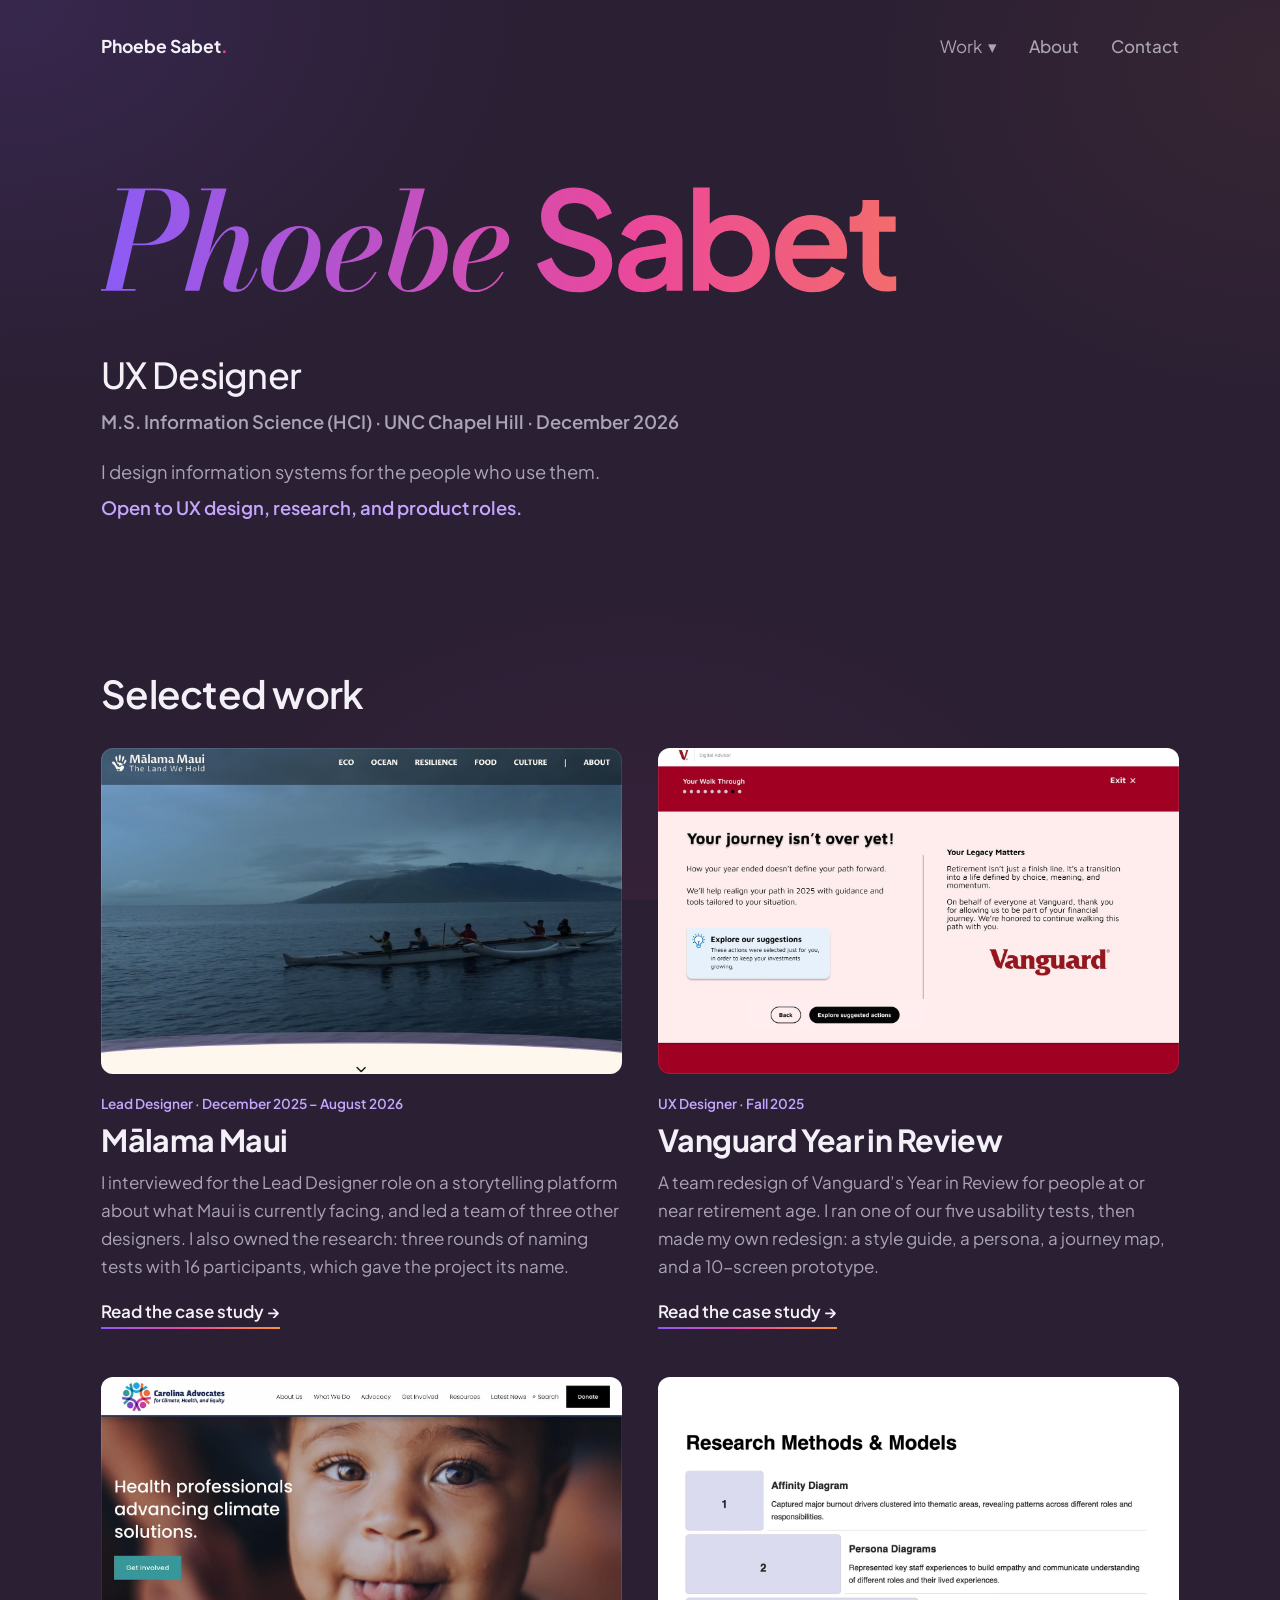
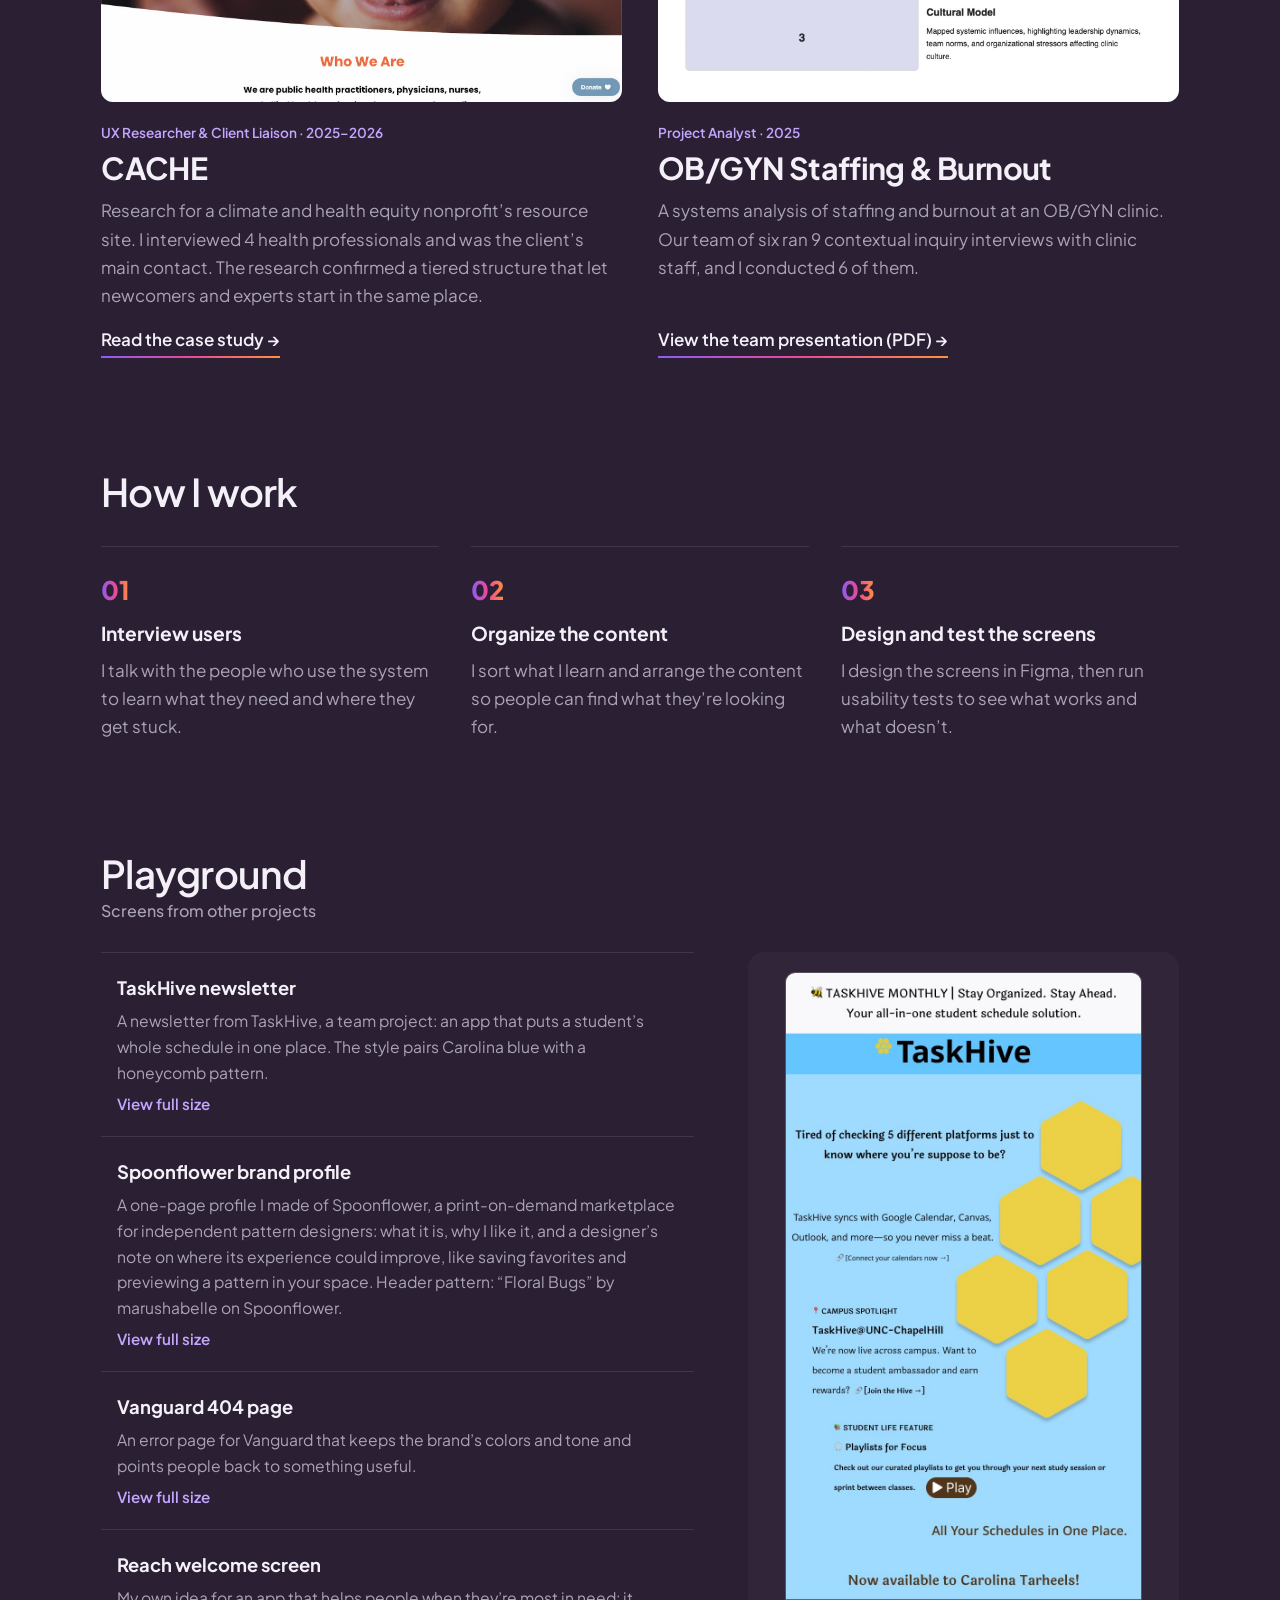
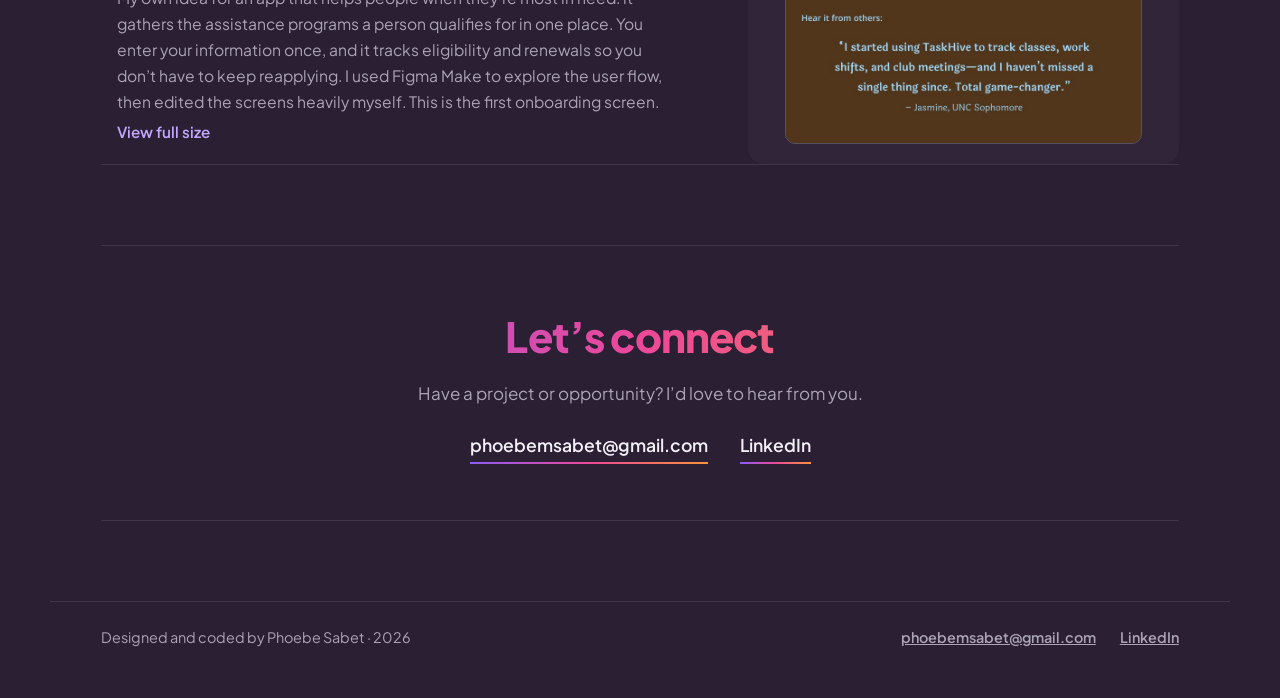
<file: index.html>
<!DOCTYPE html>
<html lang="en">
<head>
  <meta charset="utf-8">
  <meta name="viewport" content="width=device-width, initial-scale=1, viewport-fit=cover">
  <title>Phoebe Sabet | UX Design Portfolio</title>
  <meta name="description" content="Portfolio of Phoebe Sabet, a UX designer finishing an M.S. in Information Science (HCI) at UNC Chapel Hill.">
  <link rel="preconnect" href="https://fonts.googleapis.com">
  <link rel="preconnect" href="https://fonts.gstatic.com" crossorigin>
  <link rel="stylesheet" href="https://fonts.googleapis.com/css2?family=Bodoni+Moda:ital,opsz,wght@1,6..96,500&amp;family=Plus+Jakarta+Sans:wght@400;500;600;700;800&amp;display=swap">
  <link rel="stylesheet" href="css/site.css">
</head>
<body>

  <header class="wrap site-header">
    <a class="logo" href="index.html">Phoebe Sabet<span>.</span></a>
    <nav aria-label="Main">
      <ul>
        <li class="has-menu"><button type="button" class="menu-btn" aria-expanded="false" aria-controls="workmenu">Work <span aria-hidden="true">▾</span></button><ul class="menu" id="workmenu"><li><a href="malama-maui.html"><b>Mālama Maui</b><span>Design and research lead for a storytelling platform</span></a></li><li><a href="vanguard.html"><b>Vanguard Year in Review</b><span>A clearer year-end summary for people near retirement</span></a></li><li><a href="cache.html"><b>CACHE</b><span>Research for a climate and health equity resource site</span></a></li><li class="menu-all"><a href="index.html#work">All work →</a></li></ul></li>
        <li><a href="about.html">About</a></li>
        <li><a href="about.html#contact">Contact</a></li>
      </ul>
    </nav>
  </header>

  <main class="wrap">
    <section class="home-hero" aria-labelledby="name">
      <h1 class="name" id="name"><span class="n-first">Phoebe</span> <span class="n-last">Sabet</span></h1>
      <p class="intro">UX Designer</p>
      <p class="cred">M.S. Information Science (HCI) · UNC Chapel Hill · December 2026</p>
      <p class="sub">I design information systems for the people who use them.</p>
      <p class="open">Open to UX design, research, and product roles.</p>
    </section>

    <section id="work" aria-labelledby="work-heading">
      <h2 class="sec-label" id="work-heading">Selected work</h2>
      <div class="selected">
        <article class="sw">
          <a class="sw-img" href="malama-maui.html" tabindex="-1" aria-hidden="true"><img src="images/malama-hero.jpg" width="1600" height="1037" alt=""></a>
          <div class="sw-text">
            <p class="sw-meta">Lead Designer · December 2025 – August 2026</p>
            <h3><a href="malama-maui.html">Mālama Maui</a></h3>
            <p>I interviewed for the Lead Designer role on a storytelling platform about what Maui is currently facing, and led a team of three other designers. I also owned the research: three rounds of naming tests with 16 participants, which gave the project its name.</p>
            <a class="more" href="malama-maui.html">Read the case study →</a>
          </div>
        </article>
        <article class="sw">
          <a class="sw-img" href="vanguard.html" tabindex="-1" aria-hidden="true"><img src="images/vanguard-thank-you.jpg" width="1600" height="1039" loading="lazy" alt=""></a>
          <div class="sw-text">
            <p class="sw-meta">UX Designer · Fall 2025</p>
            <h3><a href="vanguard.html">Vanguard Year in Review</a></h3>
            <p>A team redesign of Vanguard’s Year in Review for people at or near retirement age. I ran one of our five usability tests, then made my own redesign: a style guide, a persona, a journey map, and a 10-screen prototype.</p>
            <a class="more" href="vanguard.html">Read the case study →</a>
          </div>
        </article>
        <article class="sw">
          <a class="sw-img" href="cache.html" tabindex="-1" aria-hidden="true"><img src="images/cache.jpg" width="1600" height="986" loading="lazy" alt=""></a>
          <div class="sw-text">
            <p class="sw-meta">UX Researcher &amp; Client Liaison · 2025–2026</p>
            <h3><a href="cache.html">CACHE</a></h3>
            <p>Research for a climate and health equity nonprofit’s resource site. I interviewed 4 health professionals and was the client’s main contact. The research confirmed a tiered structure that let newcomers and experts start in the same place.</p>
            <a class="more" href="cache.html">Read the case study →</a>
          </div>
        </article>
        <article class="sw">
          <a class="sw-img" href="docs/blueprint-advisors-presentation.pdf" target="_blank" rel="noopener" tabindex="-1" aria-hidden="true"><img src="images/obgyn-methods.jpg" width="1600" height="1000" loading="lazy" alt=""></a>
          <div class="sw-text">
            <p class="sw-meta">Project Analyst · 2025</p>
            <h3><a href="docs/blueprint-advisors-presentation.pdf" target="_blank" rel="noopener">OB/GYN Staffing &amp; Burnout</a></h3>
            <p>A systems analysis of staffing and burnout at an OB/GYN clinic. Our team of six ran 9 contextual inquiry interviews with clinic staff, and I conducted 6 of them.</p>
            <a class="more" href="docs/blueprint-advisors-presentation.pdf" target="_blank" rel="noopener">View the team presentation (PDF) →</a>
          </div>
        </article>
      </div>
    </section>

    <section class="home-sec" aria-labelledby="how">
      <h2 class="sec-label" id="how">How I work</h2>
      <ol class="steps">
        <li><span>01</span><h3>Interview users</h3><p>I talk with the people who use the system to learn what they need and where they get stuck.</p></li>
        <li><span>02</span><h3>Organize the content</h3><p>I sort what I learn and arrange the content so people can find what they’re looking for.</p></li>
        <li><span>03</span><h3>Design and test the screens</h3><p>I design the screens in Figma, then run usability tests to see what works and what doesn’t.</p></li>
      </ol>
    </section>

    <section class="home-sec" aria-labelledby="playground">
      <h2 class="sec-label" id="playground">Playground <span class="sec-note">Screens from other projects</span></h2>
      <p class="swipe-hint">Swipe sideways to see more →</p>
      <ul class="design-list">
        <li class="design">
          <a class="design-link" href="images/playground/taskhive-newsletter.jpg" target="_blank" rel="noopener">
            <span class="design-name">TaskHive newsletter</span>
            <span class="design-line">A newsletter from TaskHive, a team project: an app that puts a student’s whole schedule in one place. The style pairs Carolina blue with a honeycomb pattern.</span>
            <span class="design-open">View full size</span>
          </a>
          <figure class="design-preview"><img src="images/playground/taskhive-newsletter.jpg" width="786" height="1704" loading="lazy" alt="TaskHive newsletter with a Carolina blue background and yellow honeycomb shapes"></figure>
        </li>
        <li class="design">
          <a class="design-link" href="images/playground/spoonflower-profile.jpg" target="_blank" rel="noopener">
            <span class="design-name">Spoonflower brand profile</span>
            <span class="design-line">A one-page profile I made of Spoonflower, a print-on-demand marketplace for independent pattern designers: what it is, why I like it, and a designer’s note on where its experience could improve, like saving favorites and previewing a pattern in your space. Header pattern: “Floral Bugs” by marushabelle on Spoonflower.</span>
            <span class="design-open">View full size</span>
          </a>
          <figure class="design-preview"><img src="images/playground/spoonflower-profile.jpg" width="800" height="1811" loading="lazy" alt="Spoonflower profile with a header of the colorful “Floral Bugs” beetle pattern by marushabelle, a navy title band, and sections titled What it is, Why I like it, and Why it’s great"></figure>
        </li>
        <li class="design">
          <a class="design-link" href="images/playground/vanguard-404.jpg" target="_blank" rel="noopener">
            <span class="design-name">Vanguard 404 page</span>
            <span class="design-line">An error page for Vanguard that keeps the brand’s colors and tone and points people back to something useful.</span>
            <span class="design-open">View full size</span>
          </a>
          <figure class="design-preview"><img src="images/playground/vanguard-404.jpg" width="800" height="1587" loading="lazy" alt="Vanguard 404 error page with an illustration and a button"></figure>
        </li>
        <li class="design">
          <a class="design-link" href="images/playground/reach-welcome.jpg" target="_blank" rel="noopener">
            <span class="design-name">Reach welcome screen</span>
            <span class="design-line">My own idea for an app that helps people when they’re most in need: it gathers the assistance programs a person qualifies for in one place. You enter your information once, and it tracks eligibility and renewals so you don’t have to keep reapplying. I used Figma Make to explore the user flow, then edited the screens heavily myself. This is the first onboarding screen.</span>
            <span class="design-open">View full size</span>
          </a>
          <figure class="design-preview"><img src="images/playground/reach-welcome.jpg" width="800" height="1273" loading="lazy" alt="Reach app welcome screen with an orange hands icon and a green Get Started button"></figure>
        </li>
      </ul>
    </section>

    <section class="contact-panel" aria-labelledby="connect">
      <h2 id="connect">Let’s connect</h2>
      <p>Have a project or opportunity? I’d love to hear from you.</p>
      <div class="links">
        <a href="mailto:phoebemsabet@gmail.com">phoebemsabet@gmail.com</a>
        <a href="https://www.linkedin.com/in/phoebe-sabet-007aa7296/" target="_blank" rel="noopener">LinkedIn</a>
      </div>
    </section>
  </main>

  <footer class="wrap site-footer">
    <p>Designed and coded by Phoebe Sabet · 2026</p>
    <ul>
      <li><a href="mailto:phoebemsabet@gmail.com">phoebemsabet@gmail.com</a></li>
      <li><a href="https://www.linkedin.com/in/phoebe-sabet-007aa7296/" target="_blank" rel="noopener">LinkedIn</a></li>
    </ul>
  </footer>

<script>
(function(){var li=document.querySelector('.has-menu');if(!li)return;var b=li.querySelector('.menu-btn');
function set(o){li.classList.toggle('open',o);b.setAttribute('aria-expanded',o?'true':'false');}
b.addEventListener('click',function(e){e.stopPropagation();set(!li.classList.contains('open'));});
document.addEventListener('click',function(e){if(!li.contains(e.target))set(false);});
document.addEventListener('keydown',function(e){if(e.key==='Escape'&&li.classList.contains('open')){set(false);b.focus();}});
li.addEventListener('focusout',function(e){if(!li.contains(e.relatedTarget))set(false);});})();
</script>
</body>
</html>
</file>
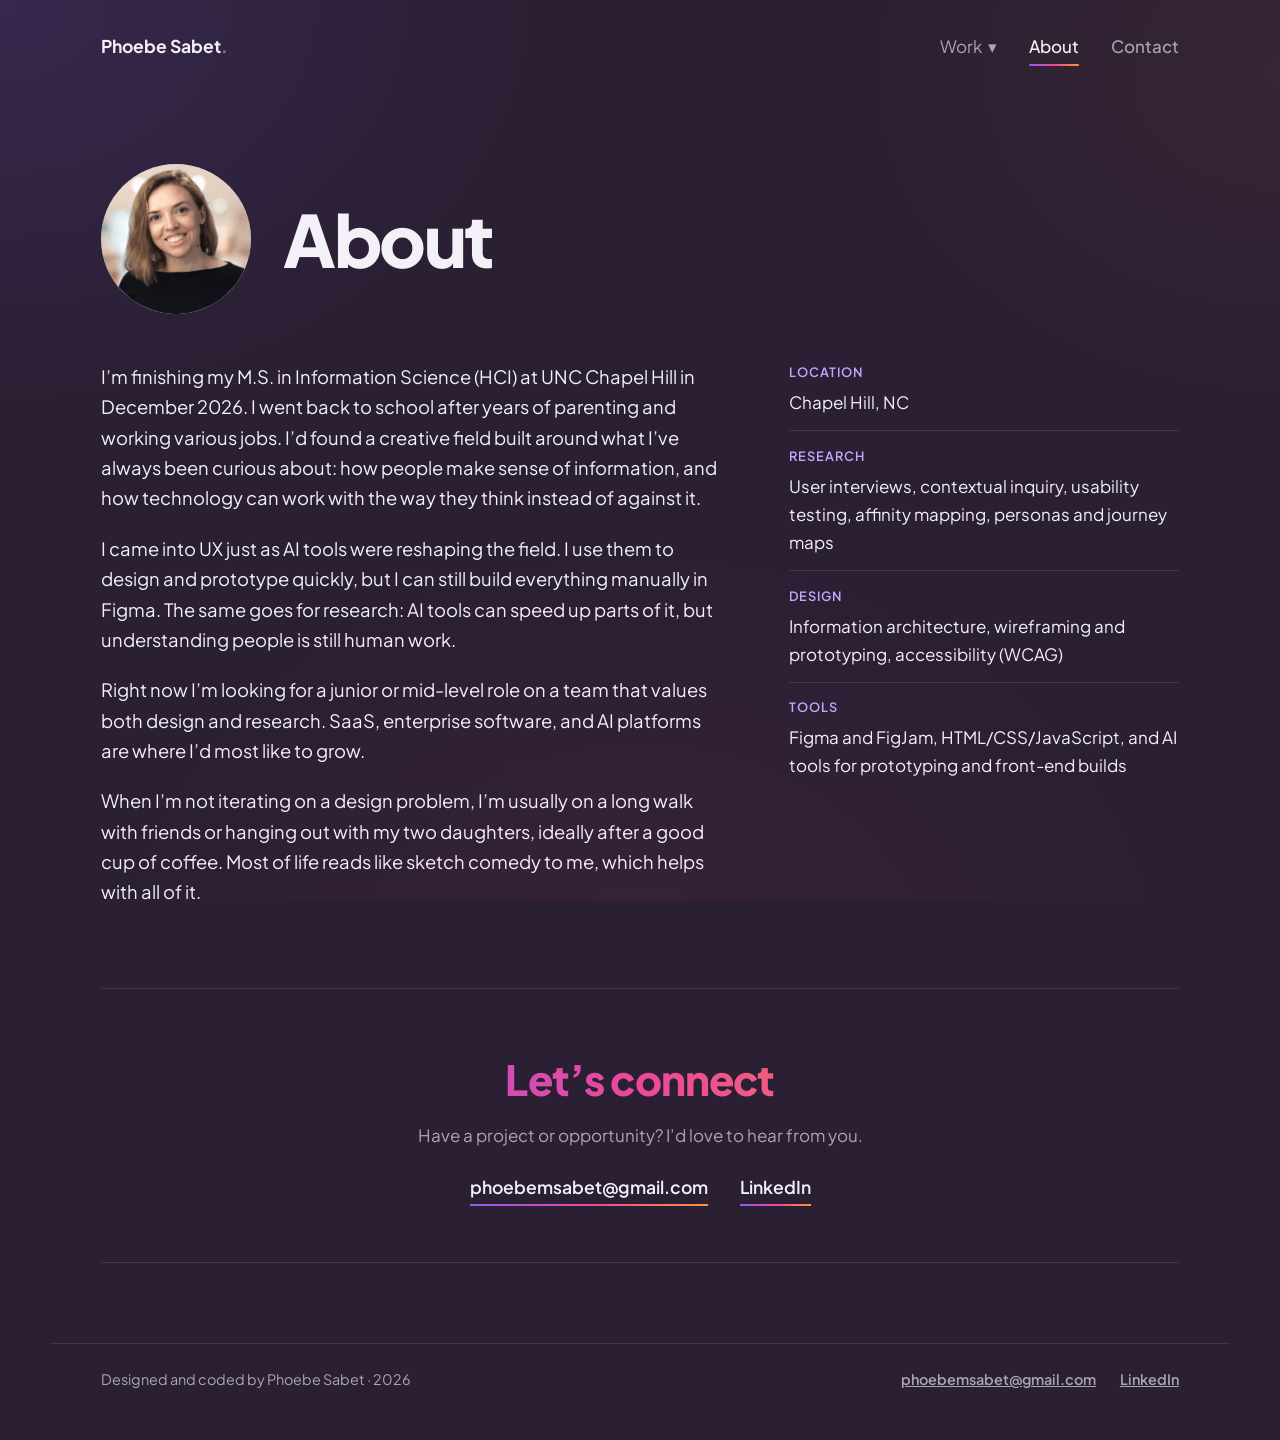
<file: about.html>
<!DOCTYPE html>
<html lang="en">
<head>
  <meta charset="utf-8">
  <meta name="viewport" content="width=device-width, initial-scale=1, viewport-fit=cover">
  <title>About &amp; Contact | Phoebe Sabet, UX Design</title>
  <meta name="description" content="About Phoebe Sabet, a UX designer finishing an M.S. in Information Science (HCI) at UNC Chapel Hill, and how to get in touch.">
  <link rel="preconnect" href="https://fonts.googleapis.com">
  <link rel="preconnect" href="https://fonts.gstatic.com" crossorigin>
  <link rel="stylesheet" href="https://fonts.googleapis.com/css2?family=Plus+Jakarta+Sans:wght@400;500;600;700;800&amp;display=swap">
  <link rel="stylesheet" href="css/site.css">
</head>
<body>

  <header class="wrap site-header">
    <a class="logo" href="index.html">Phoebe Sabet<span>.</span></a>
    <nav aria-label="Main">
      <ul>
        <li class="has-menu"><button type="button" class="menu-btn" aria-expanded="false" aria-controls="workmenu">Work <span aria-hidden="true">▾</span></button><ul class="menu" id="workmenu"><li><a href="malama-maui.html"><b>Mālama Maui</b><span>Design and research lead for a storytelling platform</span></a></li><li><a href="vanguard.html"><b>Vanguard Year in Review</b><span>A clearer year-end summary for people near retirement</span></a></li><li><a href="cache.html"><b>CACHE</b><span>Research for a climate and health equity resource site</span></a></li><li class="menu-all"><a href="index.html#work">All work →</a></li></ul></li>
        <li><a href="about.html" aria-current="page">About</a></li>
        <li><a href="#contact">Contact</a></li>
      </ul>
    </nav>
  </header>

  <main class="wrap">
    <div class="about">
      <div class="about-head">
        <img src="images/profile-pic.jpg" width="640" height="640" alt="Portrait of Phoebe Sabet">
        <h1>About</h1>
      </div>
      <div class="about-cols">
        <div class="about-text">
          <p>I’m finishing my M.S. in Information Science (HCI) at UNC Chapel Hill in December 2026. I went back to school after years of parenting and working various jobs. I’d found a creative field built around what I’ve always been curious about: how people make sense of information, and how technology can work with the way they think instead of against it.</p>
          <p>I came into UX just as AI tools were reshaping the field. I use them to design and prototype quickly, but I can still build everything manually in Figma. The same goes for research: AI tools can speed up parts of it, but understanding people is still human work.</p>
          <p>Right now I’m looking for a junior or mid-level role on a team that values both design and research. SaaS, enterprise software, and AI platforms are where I’d most like to grow.</p>
          <p>When I’m not iterating on a design problem, I’m usually on a long walk with friends or hanging out with my two daughters, ideally after a good cup of coffee. Most of life reads like sketch comedy to me, which helps with all of it.</p>
        </div>
        <aside class="about-side" aria-label="Quick facts">
          <dl class="facts">
          <div><dt>Location</dt><dd>Chapel Hill, NC</dd></div>
          <div><dt>Research</dt><dd>User interviews, contextual inquiry, usability testing, affinity mapping, personas and journey maps</dd></div>
          <div><dt>Design</dt><dd>Information architecture, wireframing and prototyping, accessibility (WCAG)</dd></div>
          <div><dt>Tools</dt><dd>Figma and FigJam, HTML/CSS/JavaScript, and AI tools for prototyping and front-end builds</dd></div>
        </dl>
        </aside>
      </div>
    </div>

    <section class="contact-panel" id="contact" aria-labelledby="contact-heading">
      <h2 id="contact-heading">Let’s connect</h2>
      <p>Have a project or opportunity? I’d love to hear from you.</p>
      <div class="links">
        <a href="mailto:phoebemsabet@gmail.com">phoebemsabet@gmail.com</a>
        <a href="https://www.linkedin.com/in/phoebe-sabet-007aa7296/" target="_blank" rel="noopener">LinkedIn</a>
      </div>
    </section>
  </main>

  <footer class="wrap site-footer">
    <p>Designed and coded by Phoebe Sabet · 2026</p>
    <ul>
      <li><a href="mailto:phoebemsabet@gmail.com">phoebemsabet@gmail.com</a></li>
      <li><a href="https://www.linkedin.com/in/phoebe-sabet-007aa7296/" target="_blank" rel="noopener">LinkedIn</a></li>
    </ul>
  </footer>

<script>
(function(){var li=document.querySelector('.has-menu');if(!li)return;var b=li.querySelector('.menu-btn');
function set(o){li.classList.toggle('open',o);b.setAttribute('aria-expanded',o?'true':'false');}
b.addEventListener('click',function(e){e.stopPropagation();set(!li.classList.contains('open'));});
document.addEventListener('click',function(e){if(!li.contains(e.target))set(false);});
document.addEventListener('keydown',function(e){if(e.key==='Escape'&&li.classList.contains('open')){set(false);b.focus();}});
li.addEventListener('focusout',function(e){if(!li.contains(e.relatedTarget))set(false);});})();
</script>
</body>
</html>
</file>
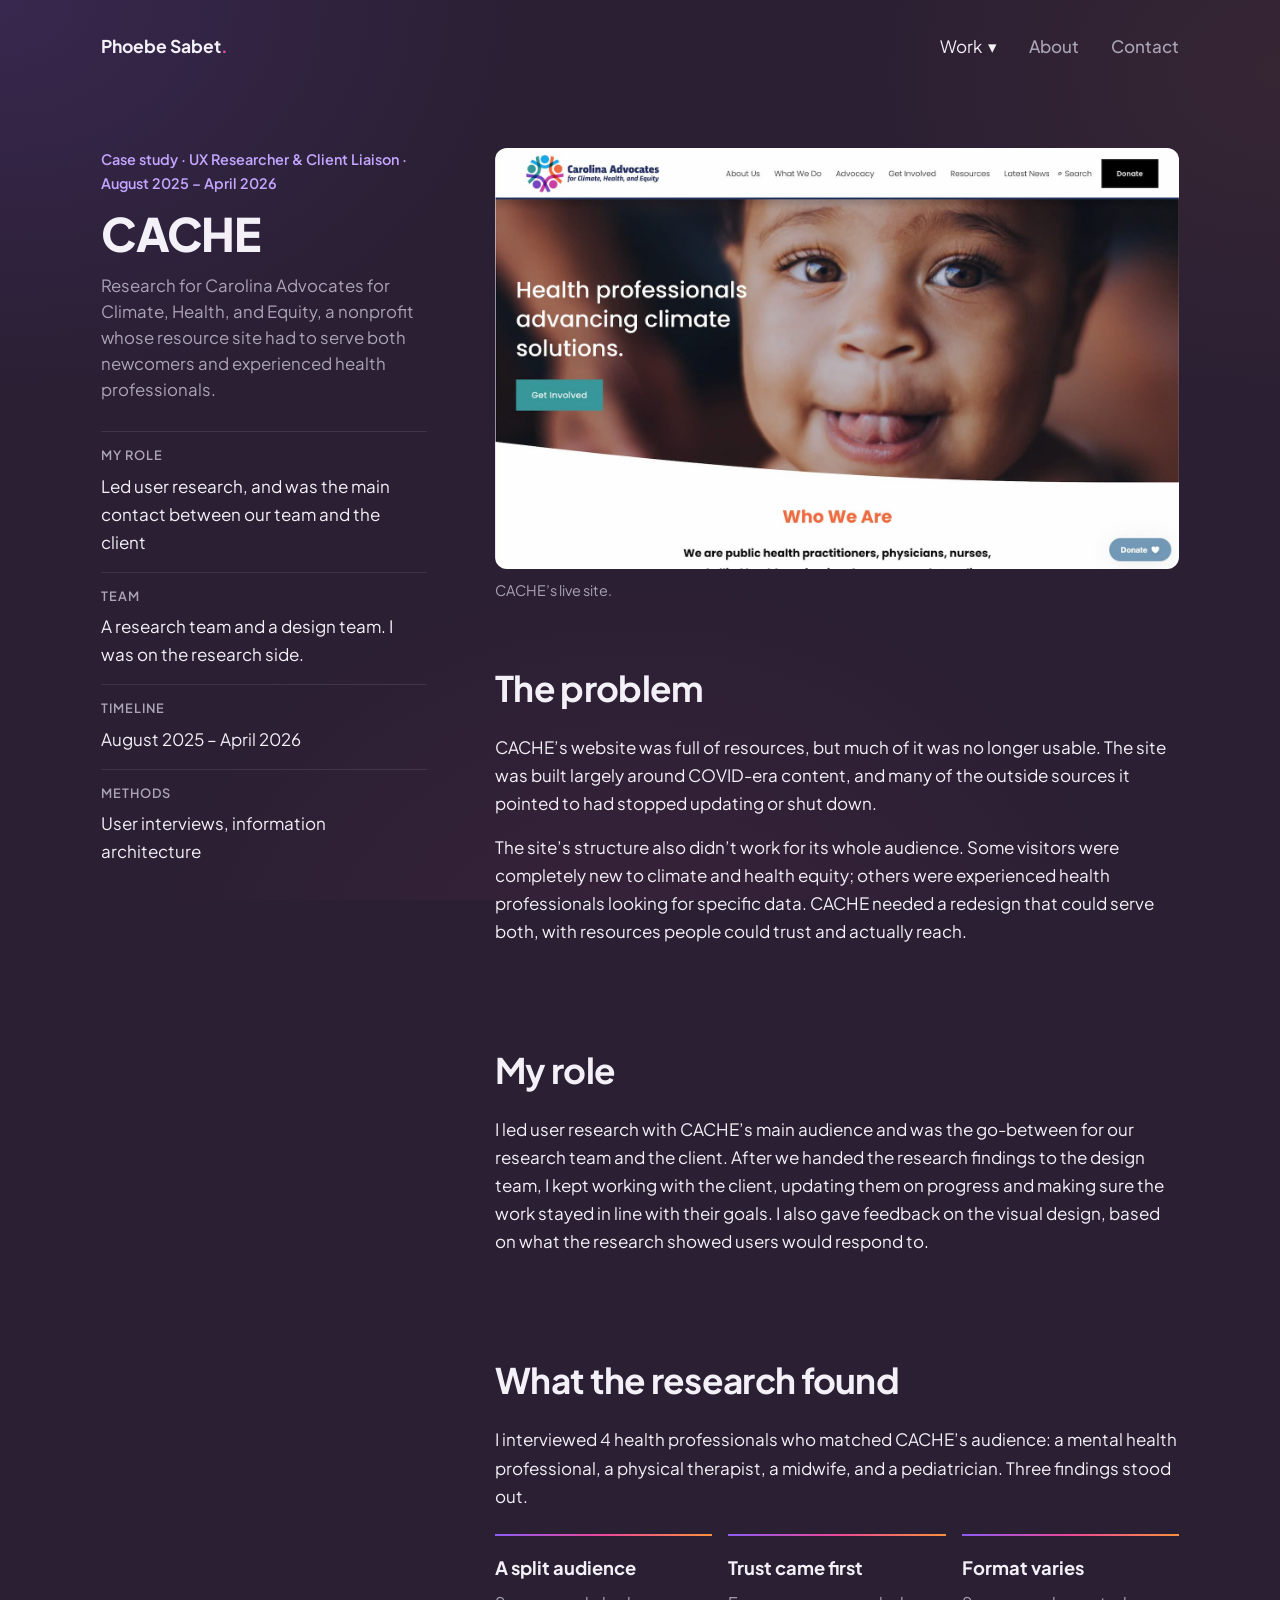
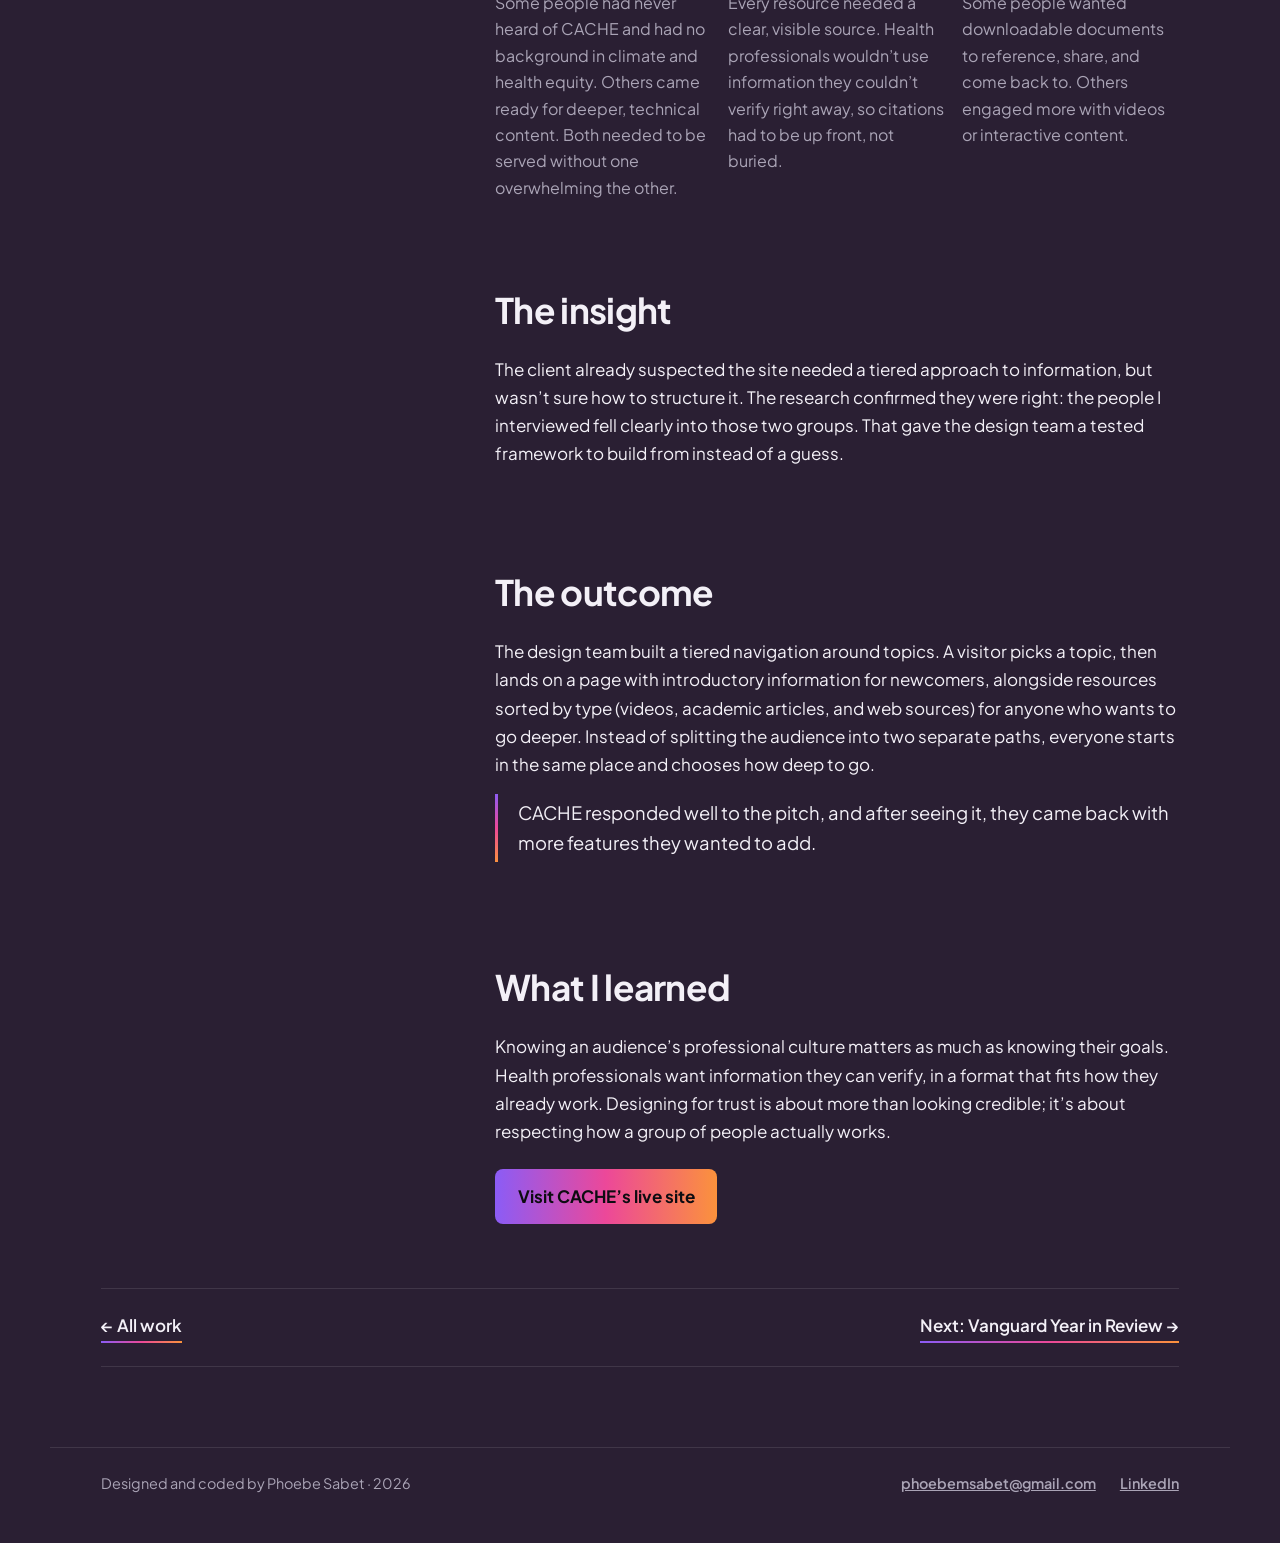
<file: cache.html>
<!DOCTYPE html>
<html lang="en">
<head>
  <meta charset="utf-8">
  <meta name="viewport" content="width=device-width, initial-scale=1, viewport-fit=cover">
  <title>CACHE | Phoebe Sabet, UX Design</title>
  <meta name="description" content="Case study: Phoebe Sabet led user research and client communication for the redesign of a climate and health equity nonprofit's resource site.">
  <link rel="preconnect" href="https://fonts.googleapis.com">
  <link rel="preconnect" href="https://fonts.gstatic.com" crossorigin>
  <link rel="stylesheet" href="https://fonts.googleapis.com/css2?family=Plus+Jakarta+Sans:wght@400;500;600;700;800&amp;display=swap">
  <link rel="stylesheet" href="css/site.css">
</head>
<body>

  <header class="wrap site-header">
    <a class="logo" href="index.html">Phoebe Sabet<span>.</span></a>
    <nav aria-label="Main">
      <ul>
        <li class="has-menu"><button type="button" class="menu-btn" aria-expanded="false" aria-controls="workmenu" data-current="true">Work <span aria-hidden="true">▾</span></button><ul class="menu" id="workmenu"><li><a href="malama-maui.html"><b>Mālama Maui</b><span>Design and research lead for a storytelling platform</span></a></li><li><a href="vanguard.html"><b>Vanguard Year in Review</b><span>A clearer year-end summary for people near retirement</span></a></li><li><a href="cache.html" aria-current="page"><b>CACHE</b><span>Research for a climate and health equity resource site</span></a></li><li class="menu-all"><a href="index.html#work">All work →</a></li></ul></li>
        <li><a href="about.html">About</a></li>
        <li><a href="about.html#contact">Contact</a></li>
      </ul>
    </nav>
  </header>

  <main>
    <div class="wrap cs-layout">
<aside class="cs-aside"><div class="cs-sticky">
      <p class="eyebrow">Case study · UX Researcher &amp; Client Liaison · August 2025 – April 2026</p>
      <h1>CACHE</h1>
      <p class="summary">Research for Carolina Advocates for Climate, Health, and Equity, a nonprofit whose resource site had to serve both newcomers and experienced health professionals.</p>
    <dl class="glance">
        <div><dt>My role</dt><dd>Led user research, and was the main contact between our team and the client</dd></div>
        <div><dt>Team</dt><dd>A research team and a design team. I was on the research side.</dd></div>
        <div><dt>Timeline</dt><dd>August 2025 – April 2026</dd></div>
        <div><dt>Methods</dt><dd>User interviews, information architecture</dd></div>
      </dl></div></aside>
<div class="cs-body">
<figure class="cs-cover">
        <img src="images/cache.jpg" width="1600" height="986" alt="The home page of the Carolina Advocates for Climate, Health, and Equity website">
        <figcaption>CACHE’s live site.</figcaption>
      </figure>


    <section class="wrap narrow cs-section" aria-labelledby="problem">
      <h2 id="problem">The problem</h2>
      <p>CACHE’s website was full of resources, but much of it was no longer usable. The site was built largely around COVID-era content, and many of the outside sources it pointed to had stopped updating or shut down.</p>
      <p>The site’s structure also didn’t work for its whole audience. Some visitors were completely new to climate and health equity; others were experienced health professionals looking for specific data. CACHE needed a redesign that could serve both, with resources people could trust and actually reach.</p>
    </section>

    <section class="wrap narrow cs-section" aria-labelledby="role">
      <h2 id="role">My role</h2>
      <p>I led user research with CACHE’s main audience and was the go-between for our research team and the client. After we handed the research findings to the design team, I kept working with the client, updating them on progress and making sure the work stayed in line with their goals. I also gave feedback on the visual design, based on what the research showed users would respond to.</p>
    </section>

    <section class="wrap narrow cs-section" aria-labelledby="research">
      <h2 id="research">What the research found</h2>
      <p>I interviewed 4 health professionals who matched CACHE’s audience: a mental health professional, a physical therapist, a midwife, and a pediatrician. Three findings stood out.</p>
    </section>
    <div class="wrap">
      <div class="findings">
        <div><h3>A split audience</h3><p>Some people had never heard of CACHE and had no background in climate and health equity. Others came ready for deeper, technical content. Both needed to be served without one overwhelming the other.</p></div>
        <div><h3>Trust came first</h3><p>Every resource needed a clear, visible source. Health professionals wouldn’t use information they couldn’t verify right away, so citations had to be up front, not buried.</p></div>
        <div><h3>Format varies</h3><p>Some people wanted downloadable documents to reference, share, and come back to. Others engaged more with videos or interactive content.</p></div>
      </div>
    </div>

    <section class="wrap narrow cs-section" aria-labelledby="insight">
      <h2 id="insight">The insight</h2>
      <p>The client already suspected the site needed a tiered approach to information, but wasn’t sure how to structure it. The research confirmed they were right: the people I interviewed fell clearly into those two groups. That gave the design team a tested framework to build from instead of a guess.</p>
    </section>

    <section class="wrap narrow cs-section" aria-labelledby="outcome">
      <h2 id="outcome">The outcome</h2>
      <p>The design team built a tiered navigation around topics. A visitor picks a topic, then lands on a page with introductory information for newcomers, alongside resources sorted by type (videos, academic articles, and web sources) for anyone who wants to go deeper. Instead of splitting the audience into two separate paths, everyone starts in the same place and chooses how deep to go.</p>
      <p class="callout">CACHE responded well to the pitch, and after seeing it, they came back with more features they wanted to add.</p>
    </section>

    <section class="wrap narrow cs-section" aria-labelledby="learned">
      <h2 id="learned">What I learned</h2>
      <p>Knowing an audience’s professional culture matters as much as knowing their goals. Health professionals want information they can verify, in a format that fits how they already work. Designing for trust is about more than looking credible; it’s about respecting how a group of people actually works.</p>
      <a class="button" href="https://carolinaadvocates.org/" target="_blank" rel="noopener">Visit CACHE’s live site</a>
    </section>

    </div>
</div>
    <nav class="wrap" aria-label="Case studies">
      <div class="cs-next">
        <a href="index.html#work">← All work</a>
        <a href="vanguard.html">Next: Vanguard Year in Review →</a>
      </div>
    </nav>
  </main>

  <footer class="wrap site-footer">
    <p>Designed and coded by Phoebe Sabet · 2026</p>
    <ul>
      <li><a href="mailto:phoebemsabet@gmail.com">phoebemsabet@gmail.com</a></li>
      <li><a href="https://www.linkedin.com/in/phoebe-sabet-007aa7296/" target="_blank" rel="noopener">LinkedIn</a></li>
    </ul>
  </footer>

<script>
(function(){var li=document.querySelector('.has-menu');if(!li)return;var b=li.querySelector('.menu-btn');
function set(o){li.classList.toggle('open',o);b.setAttribute('aria-expanded',o?'true':'false');}
b.addEventListener('click',function(e){e.stopPropagation();set(!li.classList.contains('open'));});
document.addEventListener('click',function(e){if(!li.contains(e.target))set(false);});
document.addEventListener('keydown',function(e){if(e.key==='Escape'&&li.classList.contains('open')){set(false);b.focus();}});
li.addEventListener('focusout',function(e){if(!li.contains(e.relatedTarget))set(false);});})();
</script>
</body>
</html>
</file>
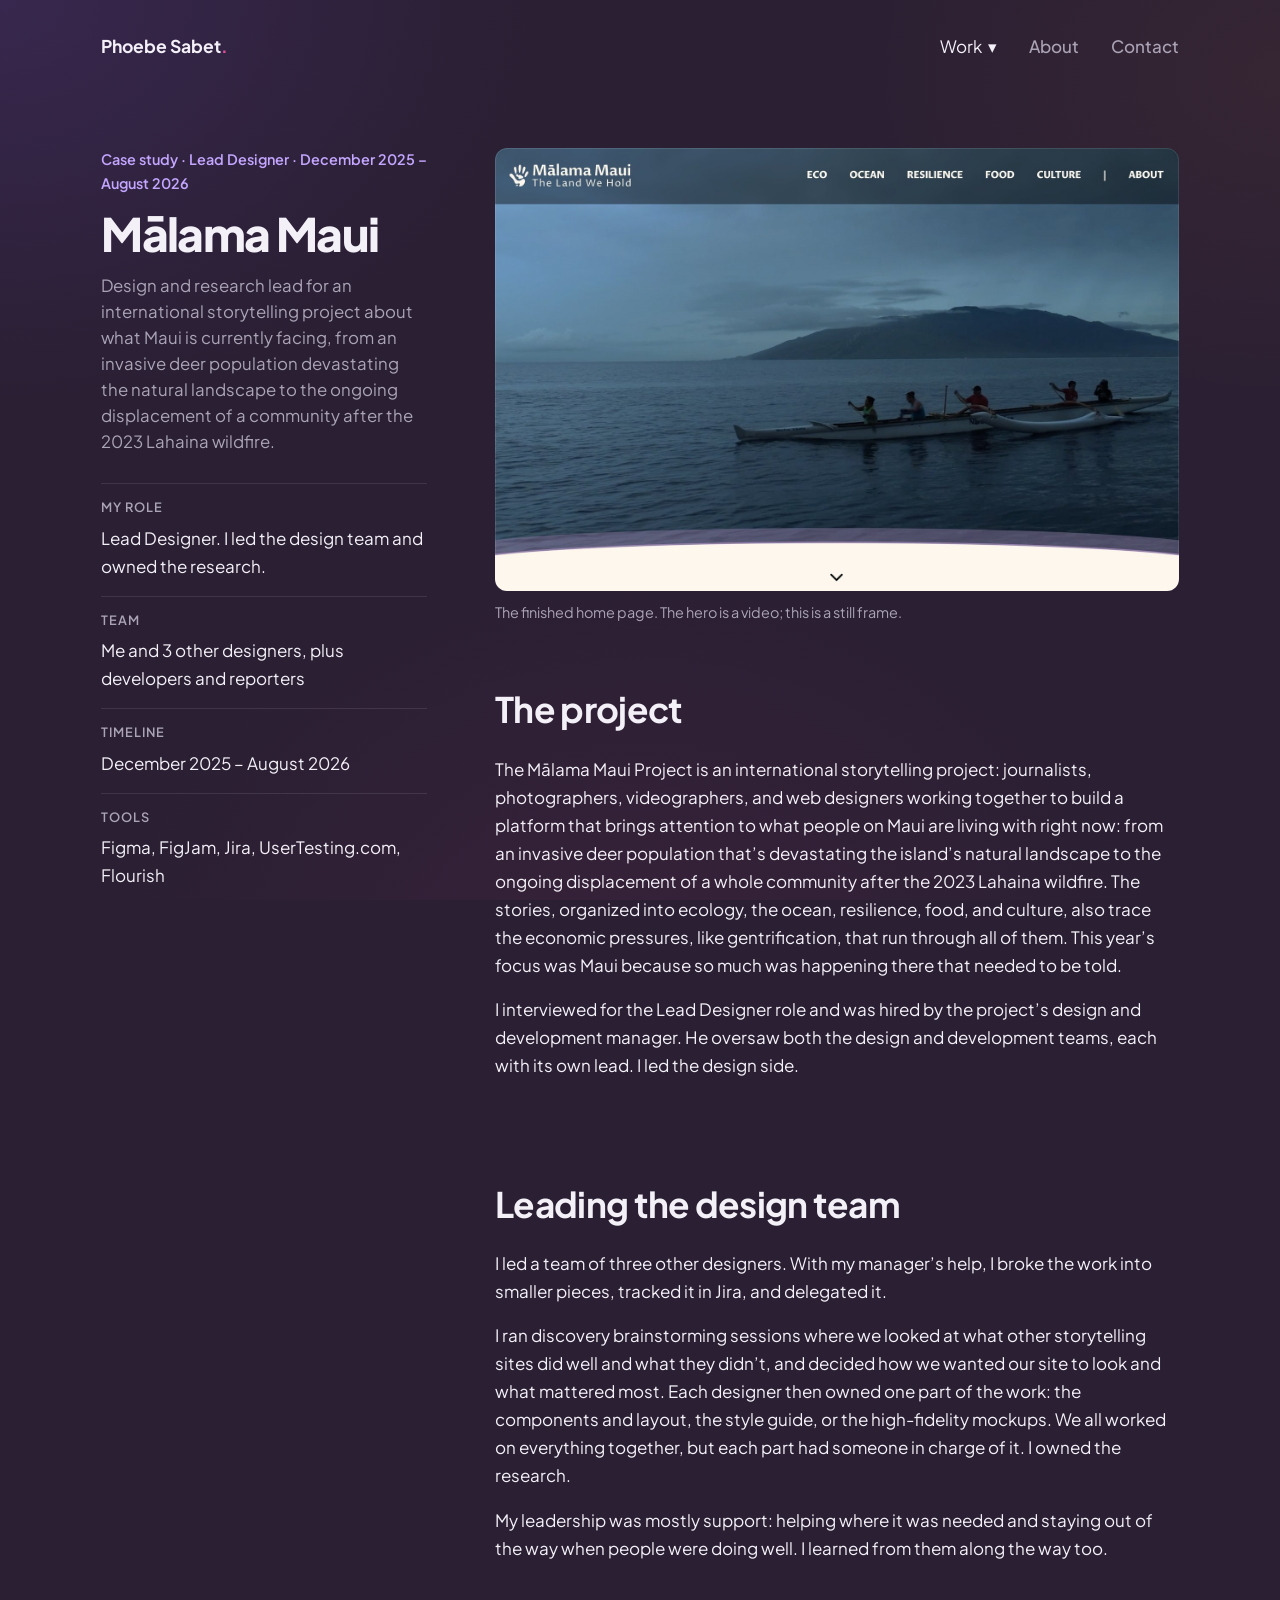
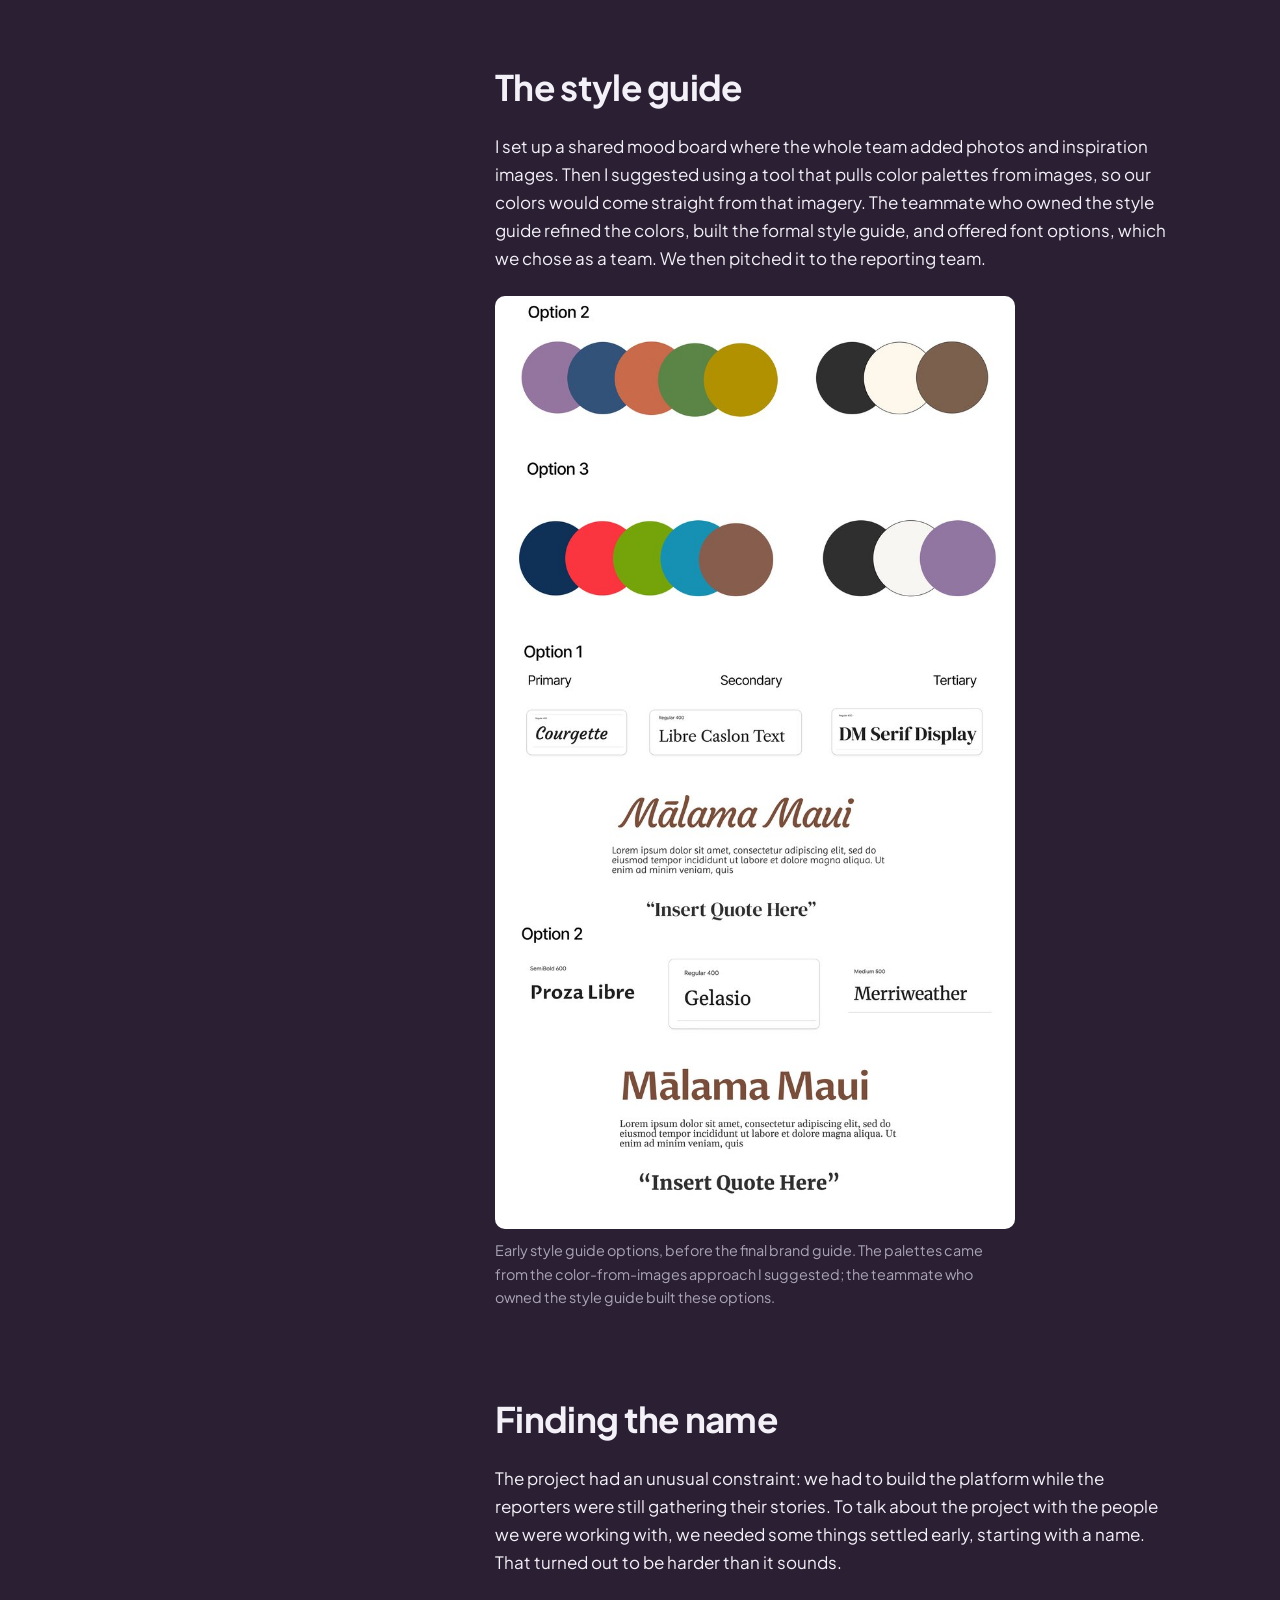
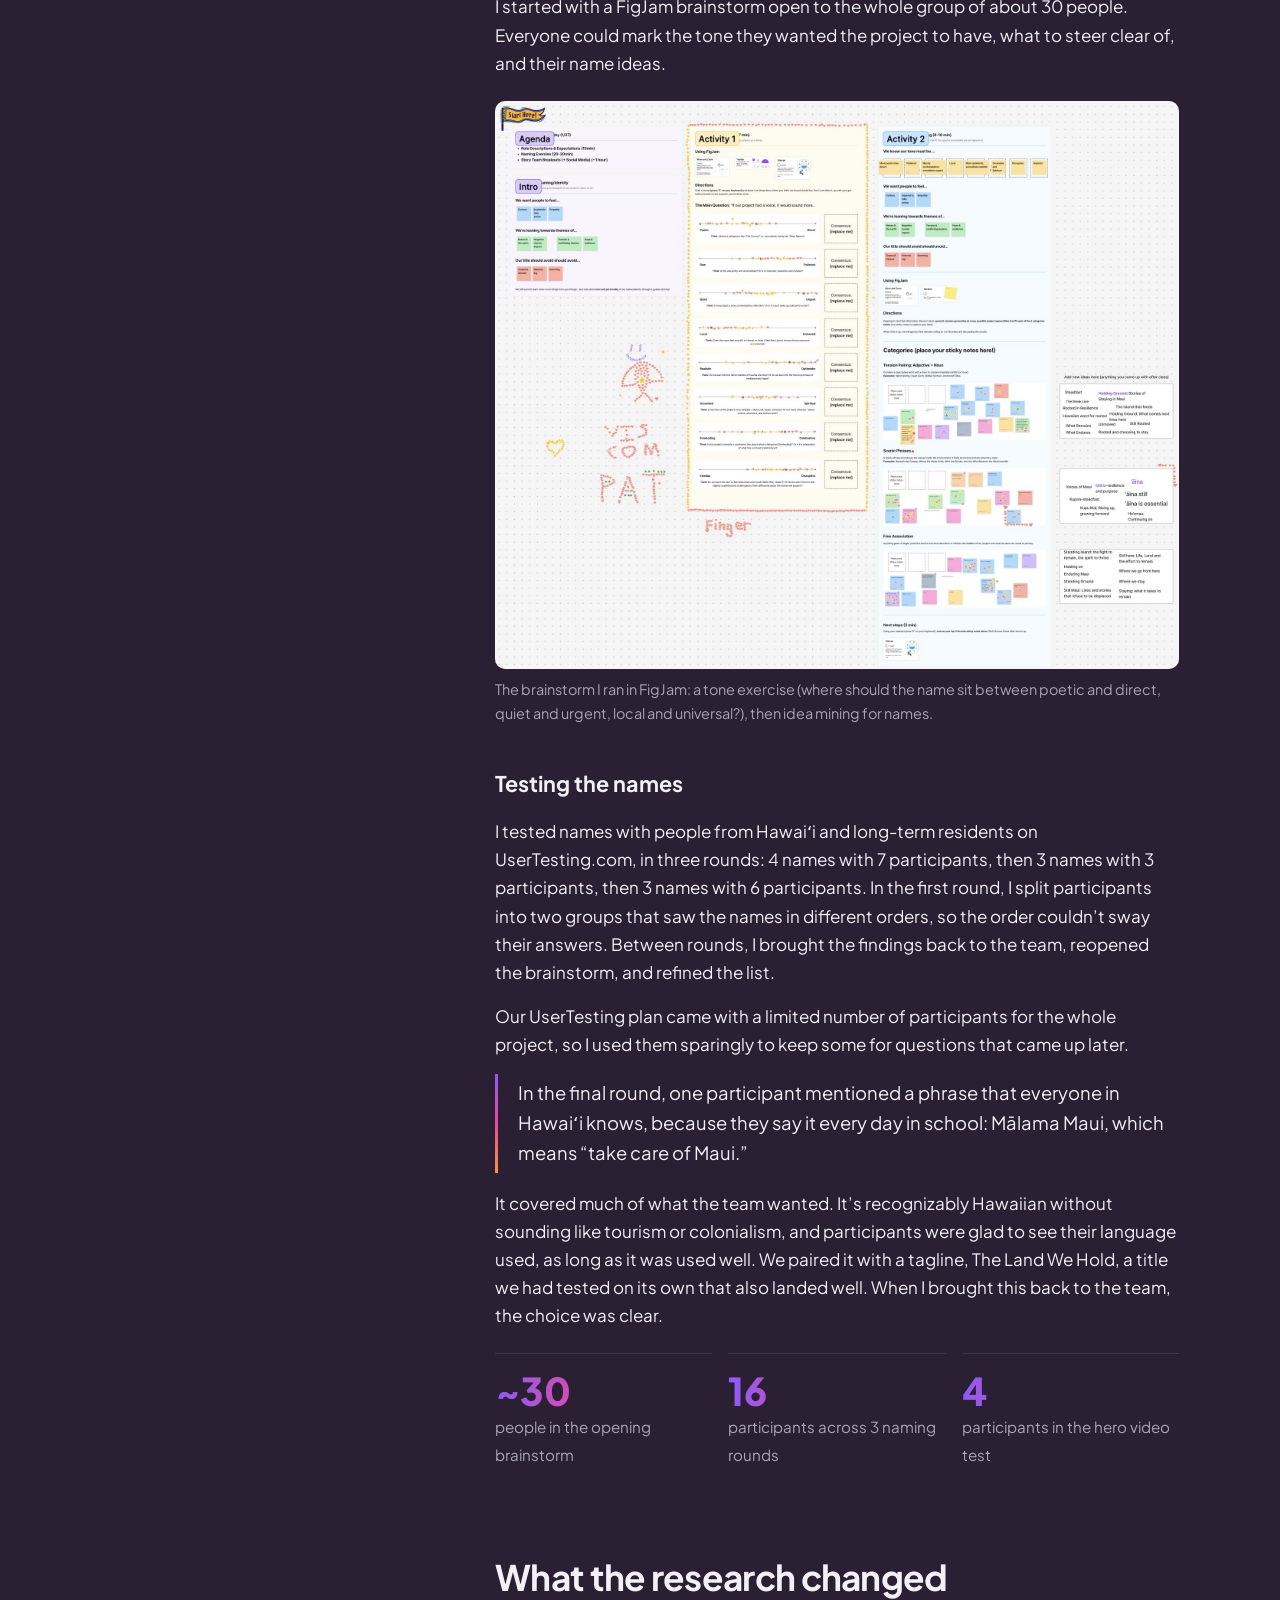
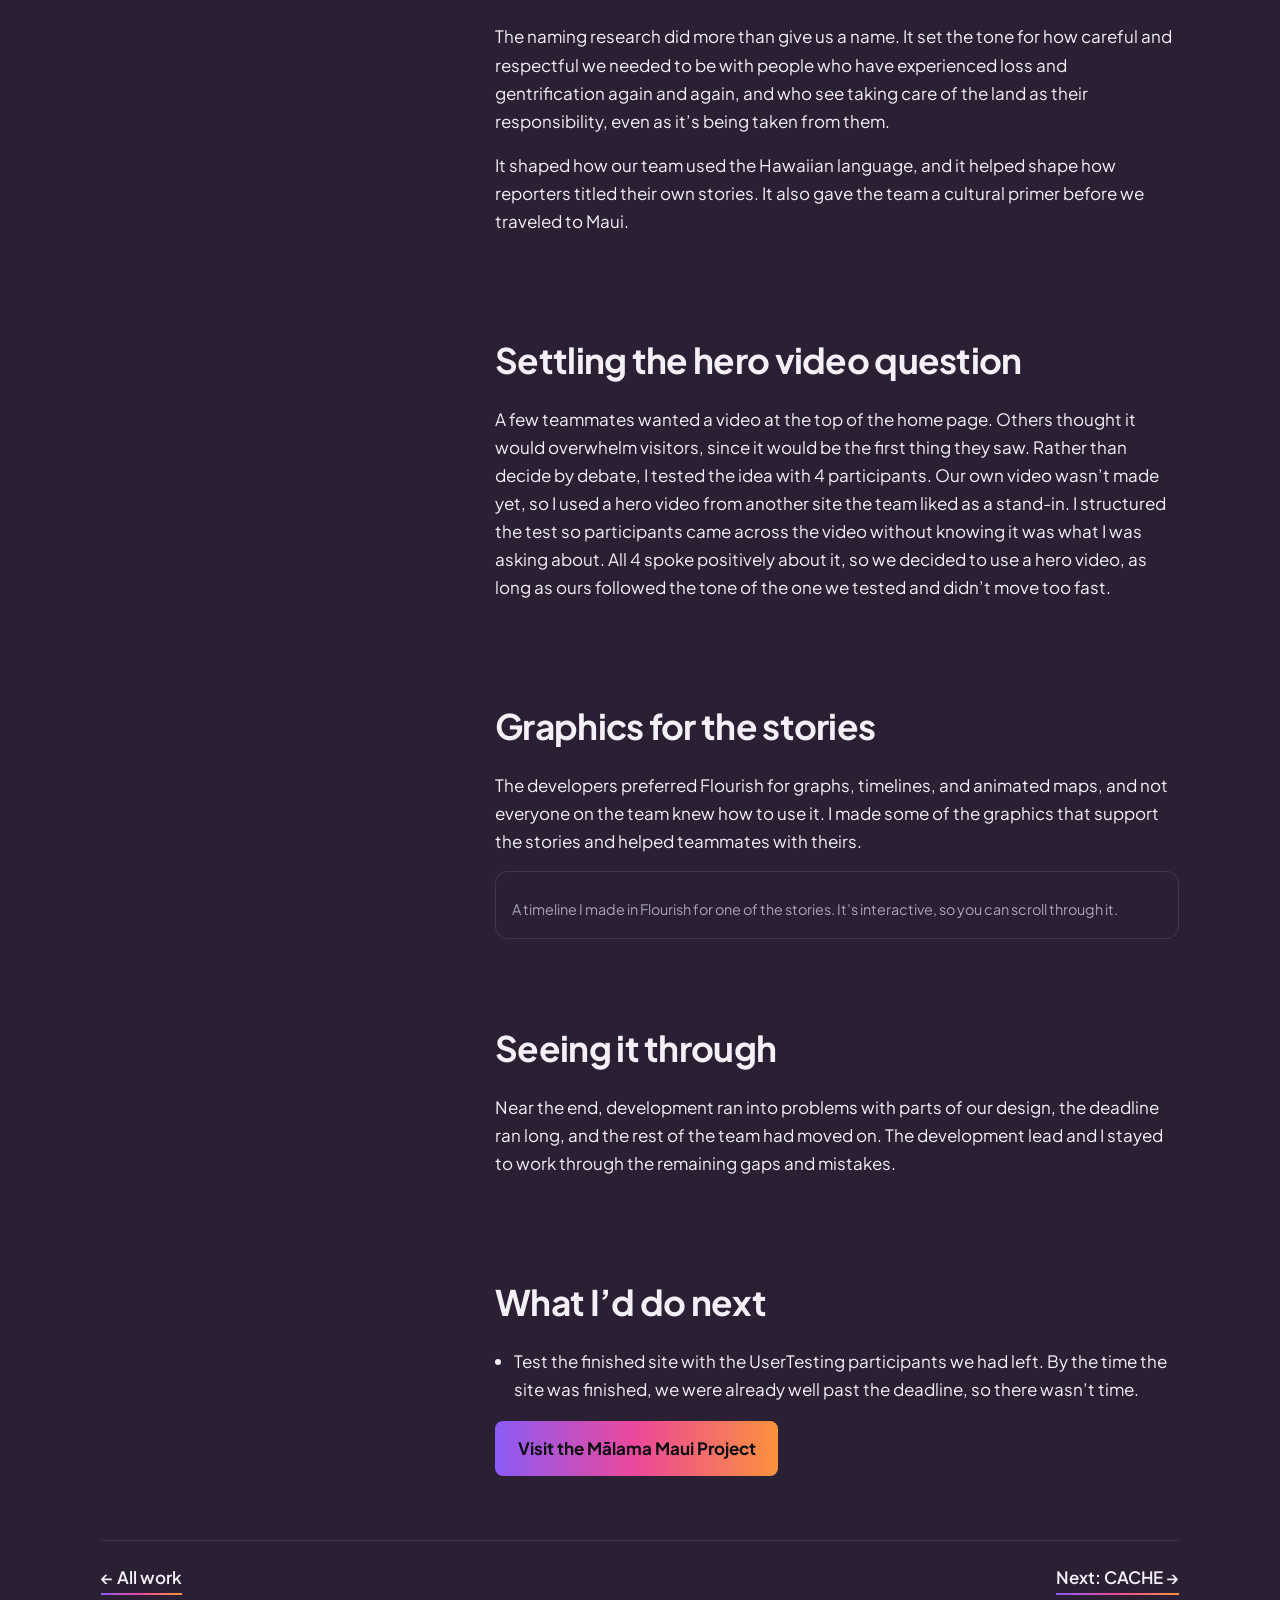
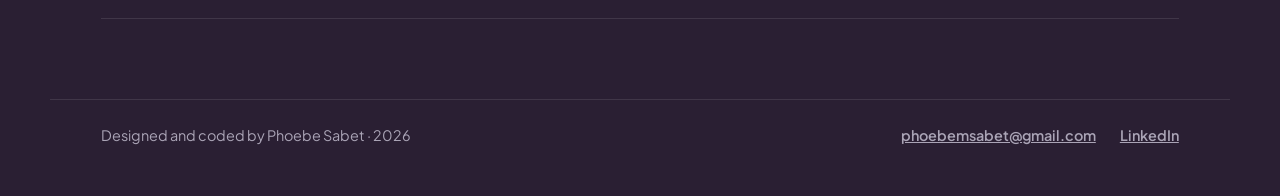
<file: malama-maui.html>
<!DOCTYPE html>
<html lang="en">
<head>
  <meta charset="utf-8">
  <meta name="viewport" content="width=device-width, initial-scale=1, viewport-fit=cover">
  <title>Mālama Maui | Phoebe Sabet, UX Design</title>
  <meta name="description" content="Case study: Phoebe Sabet led design and research for the Mālama Maui Project, an international storytelling platform.">
  <link rel="preconnect" href="https://fonts.googleapis.com">
  <link rel="preconnect" href="https://fonts.gstatic.com" crossorigin>
  <link rel="stylesheet" href="https://fonts.googleapis.com/css2?family=Plus+Jakarta+Sans:wght@400;500;600;700;800&amp;display=swap">
  <link rel="stylesheet" href="css/site.css">
</head>
<body>

  <header class="wrap site-header">
    <a class="logo" href="index.html">Phoebe Sabet<span>.</span></a>
    <nav aria-label="Main">
      <ul>
        <li class="has-menu"><button type="button" class="menu-btn" aria-expanded="false" aria-controls="workmenu" data-current="true">Work <span aria-hidden="true">▾</span></button><ul class="menu" id="workmenu"><li><a href="malama-maui.html" aria-current="page"><b>Mālama Maui</b><span>Design and research lead for a storytelling platform</span></a></li><li><a href="vanguard.html"><b>Vanguard Year in Review</b><span>A clearer year-end summary for people near retirement</span></a></li><li><a href="cache.html"><b>CACHE</b><span>Research for a climate and health equity resource site</span></a></li><li class="menu-all"><a href="index.html#work">All work →</a></li></ul></li>
        <li><a href="about.html">About</a></li>
        <li><a href="about.html#contact">Contact</a></li>
      </ul>
    </nav>
  </header>

  <main>
    <div class="wrap cs-layout">
<aside class="cs-aside"><div class="cs-sticky">
      <p class="eyebrow">Case study · Lead Designer · December 2025 – August 2026</p>
      <h1>Mālama Maui</h1>
      <p class="summary">Design and research lead for an international storytelling project about what Maui is currently facing, from an invasive deer population devastating the natural landscape to the ongoing displacement of a community after the 2023 Lahaina wildfire.</p>
    <dl class="glance">
        <div><dt>My role</dt><dd>Lead Designer. I led the design team and owned the research.</dd></div>
        <div><dt>Team</dt><dd>Me and 3 other designers, plus developers and reporters</dd></div>
        <div><dt>Timeline</dt><dd>December 2025 – August 2026</dd></div>
        <div><dt>Tools</dt><dd>Figma, FigJam, Jira, UserTesting.com, Flourish</dd></div>
      </dl></div></aside>
<div class="cs-body">
<figure class="cs-cover">
        <img src="images/malama-hero.jpg" width="1600" height="1037" alt="The Mālama Maui home page: an outrigger canoe crew paddling at dusk with the island behind them, under the Mālama Maui, The Land We Hold logo and the site’s navigation">
        <figcaption>The finished home page. The hero is a video; this is a still frame.</figcaption>
      </figure>


    <section class="wrap narrow cs-section" aria-labelledby="context">
      <h2 id="context">The project</h2>
      <p>The Mālama Maui Project is an international storytelling project: journalists, photographers, videographers, and web designers working together to build a platform that brings attention to what people on Maui are living with right now: from an invasive deer population that’s devastating the island’s natural landscape to the ongoing displacement of a whole community after the 2023 Lahaina wildfire. The stories, organized into ecology, the ocean, resilience, food, and culture, also trace the economic pressures, like gentrification, that run through all of them. This year’s focus was Maui because so much was happening there that needed to be told.</p>
      <p>I interviewed for the Lead Designer role and was hired by the project’s design and development manager. He oversaw both the design and development teams, each with its own lead. I led the design side.</p>
    </section>

    <section class="wrap narrow cs-section" aria-labelledby="lead">
      <h2 id="lead">Leading the design team</h2>
      <p>I led a team of three other designers. With my manager’s help, I broke the work into smaller pieces, tracked it in Jira, and delegated it.</p>
      <p>I ran discovery brainstorming sessions where we looked at what other storytelling sites did well and what they didn’t, and decided how we wanted our site to look and what mattered most. Each designer then owned one part of the work: the components and layout, the style guide, or the high-fidelity mockups. We all worked on everything together, but each part had someone in charge of it. I owned the research.</p>
      <p>My leadership was mostly support: helping where it was needed and staying out of the way when people were doing well. I learned from them along the way too.</p>
    </section>

    <section class="wrap narrow cs-section" aria-labelledby="style">
      <h2 id="style">The style guide</h2>
      <p>I set up a shared mood board where the whole team added photos and inspiration images. Then I suggested using a tool that pulls color palettes from images, so our colors would come straight from that imagery. The teammate who owned the style guide refined the colors, built the formal style guide, and offered font options, which we chose as a team. We then pitched it to the reporting team.</p>
    </section>
    <div class="wrap">
      <div class="figs">
        <figure class="fig-narrow" style="max-width:520px">
          <img src="images/malama-style-options.jpg" width="800" height="1436" loading="lazy" alt="Early style guide options: three color palette options in purples, blues, oranges, greens, and golds, and two type pairings shown on the name Mālama Maui">
          <figcaption>Early style guide options, before the final brand guide. The palettes came from the color-from-images approach I suggested; the teammate who owned the style guide built these options.</figcaption>
        </figure>
      </div>
    </div>

    <section class="wrap narrow cs-section" aria-labelledby="name">
      <h2 id="name">Finding the name</h2>
      <p>The project had an unusual constraint: we had to build the platform while the reporters were still gathering their stories. To talk about the project with the people we were working with, we needed some things settled early, starting with a name. That turned out to be harder than it sounds.</p>
      <p>I started with a FigJam brainstorm open to the whole group of about 30 people. Everyone could mark the tone they wanted the project to have, what to steer clear of, and their name ideas.</p>
    </section>
    <div class="wrap">
      <div class="figs">
        <figure>
          <img src="images/malama-figjam.jpg" width="1786" height="1484" loading="lazy" alt="The FigJam brainstorm board: an agenda, a tone exercise placing the name between poles such as poetic and direct or quiet and urgent, and sticky-note idea mining for names in three categories">
          <figcaption>The brainstorm I ran in FigJam: a tone exercise (where should the name sit between poetic and direct, quiet and urgent, local and universal?), then idea mining for names.</figcaption>
        </figure>
      </div>
    </div>
    <section class="wrap narrow cs-section" aria-labelledby="test" style="padding-top:2.5rem">
      <h3 id="test" style="margin:0 0 1rem;font-size:1.35rem">Testing the names</h3>
      <p>I tested names with people from Hawaiʻi and long-term residents on UserTesting.com, in three rounds: 4 names with 7 participants, then 3 names with 3 participants, then 3 names with 6 participants. In the first round, I split participants into two groups that saw the names in different orders, so the order couldn’t sway their answers. Between rounds, I brought the findings back to the team, reopened the brainstorm, and refined the list.</p>
      <p>Our UserTesting plan came with a limited number of participants for the whole project, so I used them sparingly to keep some for questions that came up later.</p>
      <p class="callout">In the final round, one participant mentioned a phrase that everyone in Hawaiʻi knows, because they say it every day in school: Mālama Maui, which means “take care of Maui.”</p>
      <p>It covered much of what the team wanted. It’s recognizably Hawaiian without sounding like tourism or colonialism, and participants were glad to see their language used, as long as it was used well. We paired it with a tagline, The Land We Hold, a title we had tested on its own that also landed well. When I brought this back to the team, the choice was clear.</p>
      <div class="stats" role="list">
        <div role="listitem"><b>~30</b><span>people in the opening brainstorm</span></div>
        <div role="listitem"><b>16</b><span>participants across 3 naming rounds</span></div>
        <div role="listitem"><b>4</b><span>participants in the hero video test</span></div>
      </div>
    </section>

    <section class="wrap narrow cs-section" aria-labelledby="changed">
      <h2 id="changed">What the research changed</h2>
      <p>The naming research did more than give us a name. It set the tone for how careful and respectful we needed to be with people who have experienced loss and gentrification again and again, and who see taking care of the land as their responsibility, even as it’s being taken from them.</p>
      <p>It shaped how our team used the Hawaiian language, and it helped shape how reporters titled their own stories. It also gave the team a cultural primer before we traveled to Maui.</p>
    </section>

    <section class="wrap narrow cs-section" aria-labelledby="video">
      <h2 id="video">Settling the hero video question</h2>
      <p>A few teammates wanted a video at the top of the home page. Others thought it would overwhelm visitors, since it would be the first thing they saw. Rather than decide by debate, I tested the idea with 4 participants. Our own video wasn’t made yet, so I used a hero video from another site the team liked as a stand-in. I structured the test so participants came across the video without knowing it was what I was asking about. All 4 spoke positively about it, so we decided to use a hero video, as long as ours followed the tone of the one we tested and didn’t move too fast.</p>
    </section>

    <section class="wrap narrow cs-section" aria-labelledby="graphics">
      <h2 id="graphics">Graphics for the stories</h2>
      <p>The developers preferred Flourish for graphs, timelines, and animated maps, and not everyone on the team knew how to use it. I made some of the graphics that support the stories and helped teammates with theirs.</p>
    </section>
    <div class="wrap narrow">
      <figure class="embed">
        <div class="flourish-embed flourish-timeline" data-src="visualisation/28434496"><script src="https://public.flourish.studio/resources/embed.js"></script><noscript><img src="https://public.flourish.studio/visualisation/28434496/thumbnail" width="100%" alt="Timeline visualization"></noscript></div>
        <figcaption>A timeline I made in Flourish for one of the stories. It’s interactive, so you can scroll through it.</figcaption>
      </figure>
    </div>

    <section class="wrap narrow cs-section" aria-labelledby="finish">
      <h2 id="finish">Seeing it through</h2>
      <p>Near the end, development ran into problems with parts of our design, the deadline ran long, and the rest of the team had moved on. The development lead and I stayed to work through the remaining gaps and mistakes.</p>
    </section>

    <section class="wrap narrow cs-section" aria-labelledby="next">
      <h2 id="next">What I’d do next</h2>
      <ul>
        <li>Test the finished site with the UserTesting participants we had left. By the time the site was finished, we were already well past the deadline, so there wasn’t time.</li>
      </ul>
      <a class="button" href="https://malamamaui.unc.edu/" target="_blank" rel="noopener">Visit the Mālama Maui Project</a>
    </section>

    </div>
</div>
    <nav class="wrap" aria-label="Case studies">
      <div class="cs-next">
        <a href="index.html#work">← All work</a>
        <a href="cache.html">Next: CACHE →</a>
      </div>
    </nav>
  </main>

  <footer class="wrap site-footer">
    <p>Designed and coded by Phoebe Sabet · 2026</p>
    <ul>
      <li><a href="mailto:phoebemsabet@gmail.com">phoebemsabet@gmail.com</a></li>
      <li><a href="https://www.linkedin.com/in/phoebe-sabet-007aa7296/" target="_blank" rel="noopener">LinkedIn</a></li>
    </ul>
  </footer>

<script>
(function(){var li=document.querySelector('.has-menu');if(!li)return;var b=li.querySelector('.menu-btn');
function set(o){li.classList.toggle('open',o);b.setAttribute('aria-expanded',o?'true':'false');}
b.addEventListener('click',function(e){e.stopPropagation();set(!li.classList.contains('open'));});
document.addEventListener('click',function(e){if(!li.contains(e.target))set(false);});
document.addEventListener('keydown',function(e){if(e.key==='Escape'&&li.classList.contains('open')){set(false);b.focus();}});
li.addEventListener('focusout',function(e){if(!li.contains(e.relatedTarget))set(false);});})();
</script>
</body>
</html>
</file>
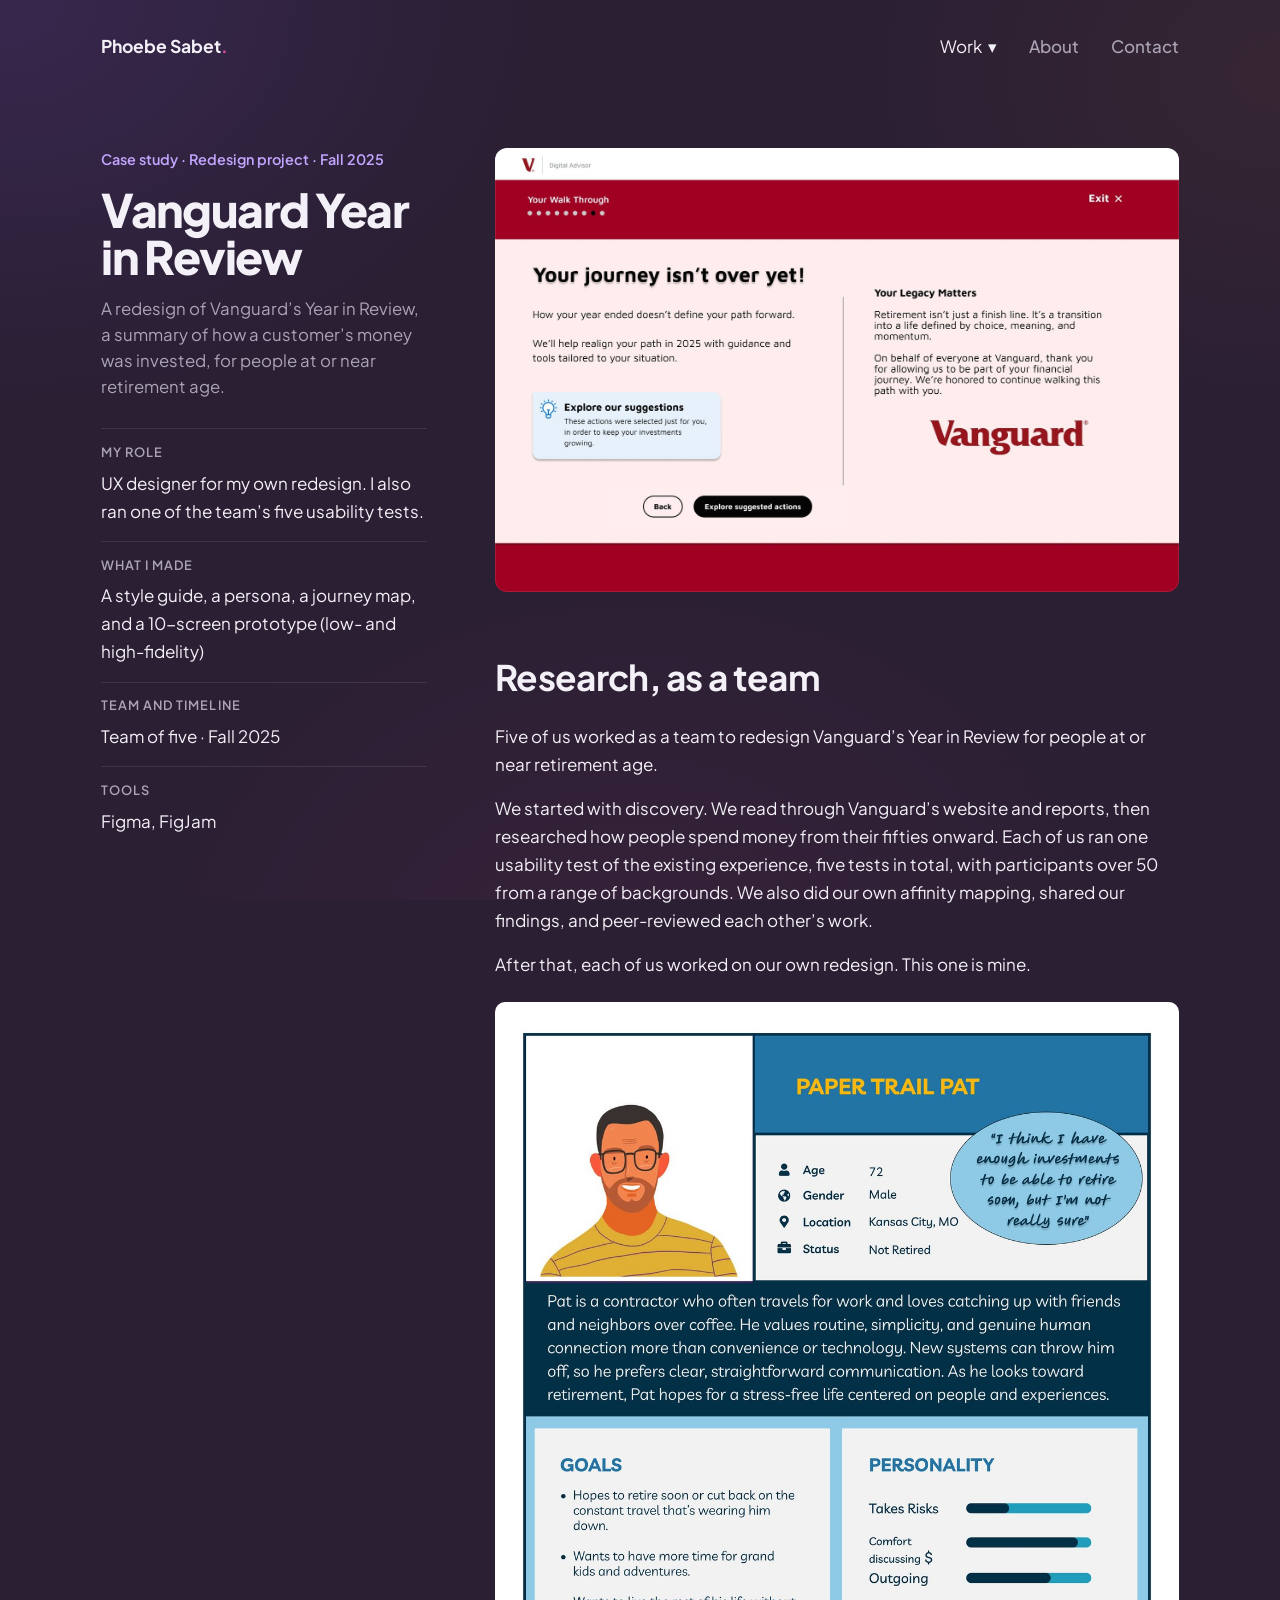
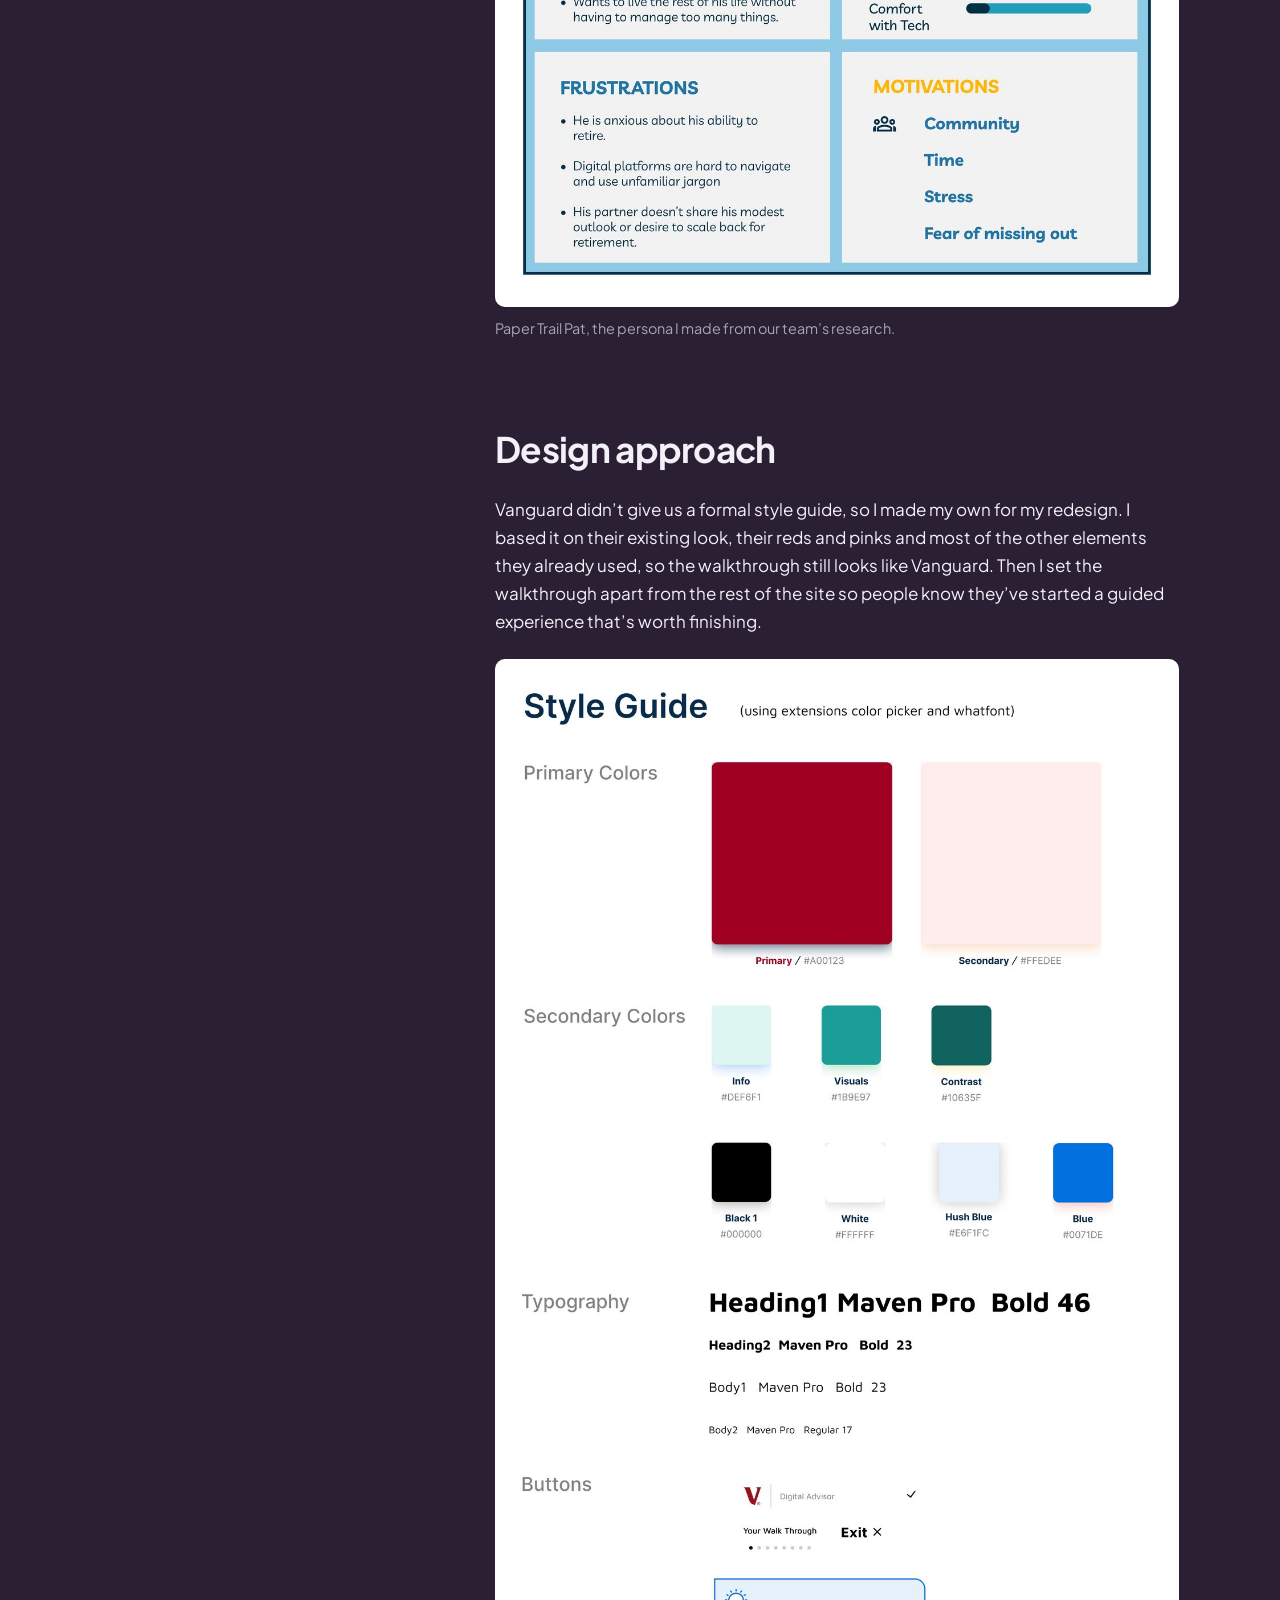
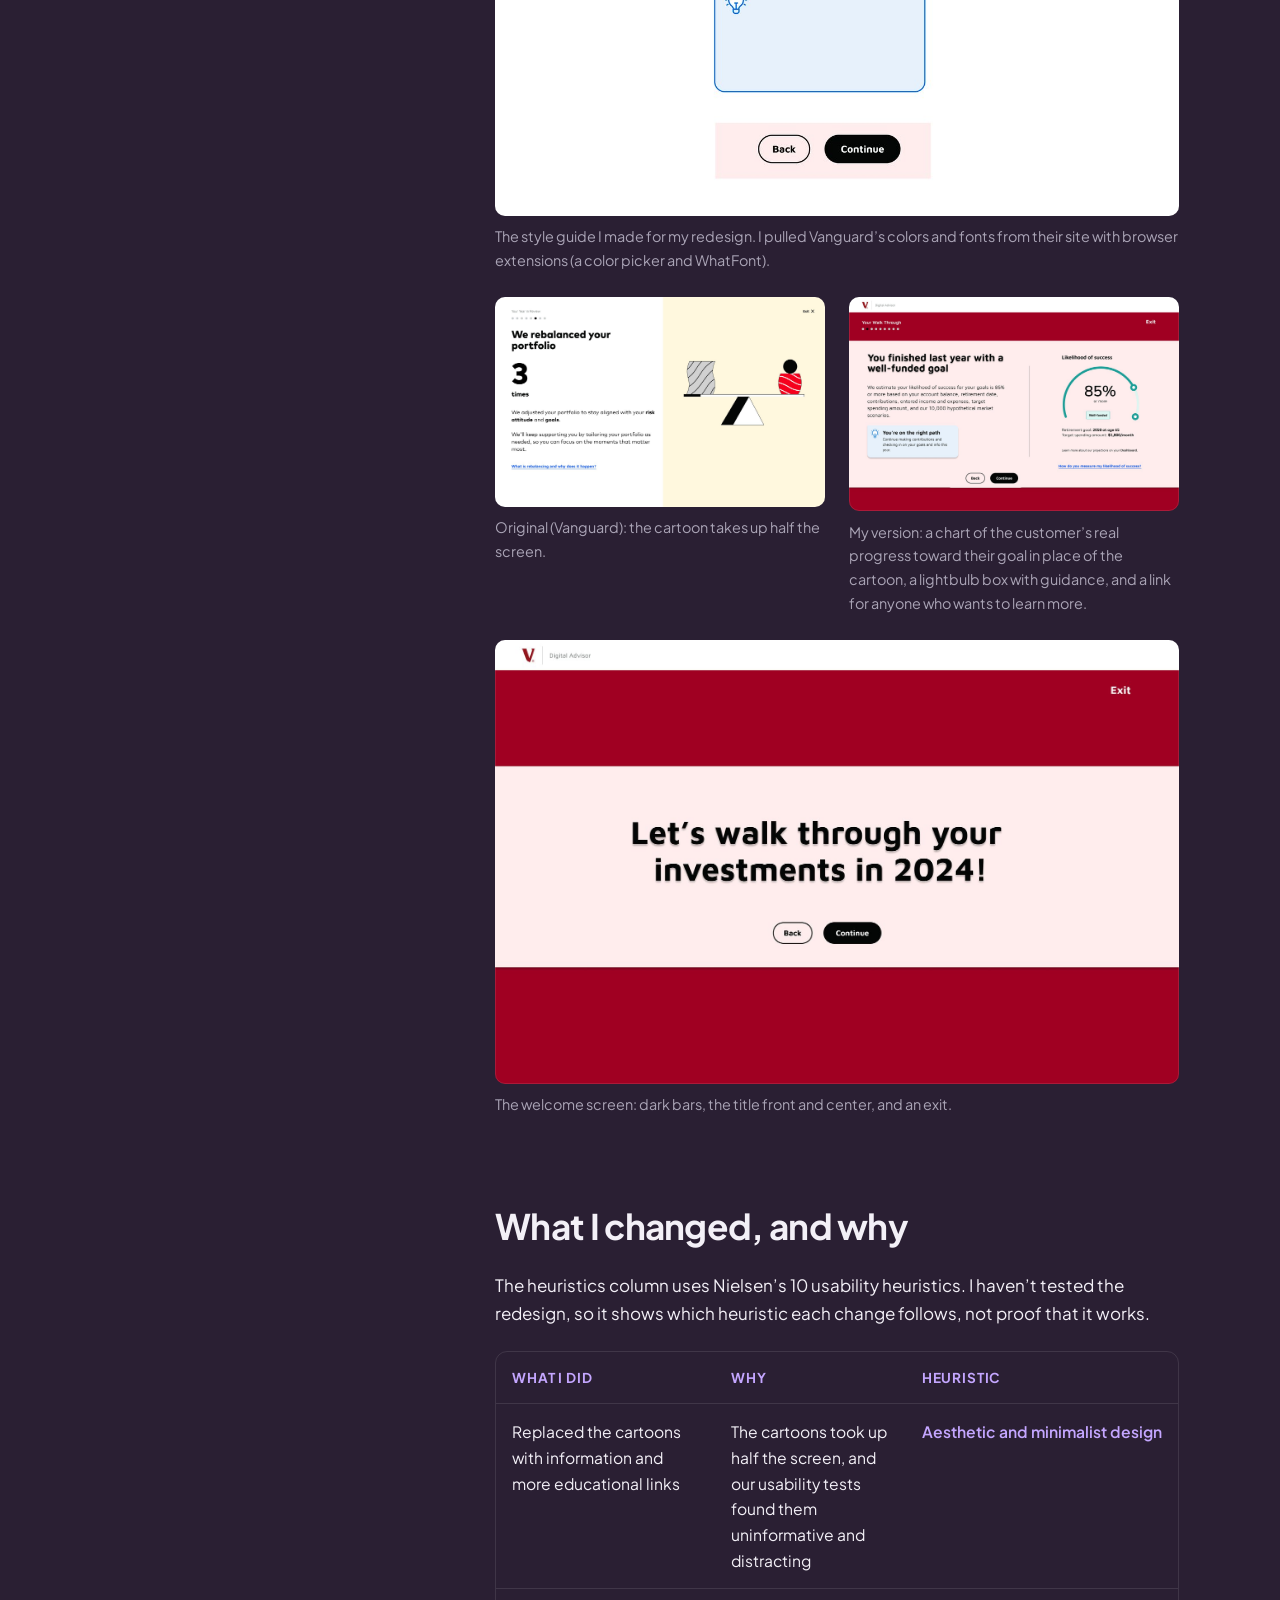
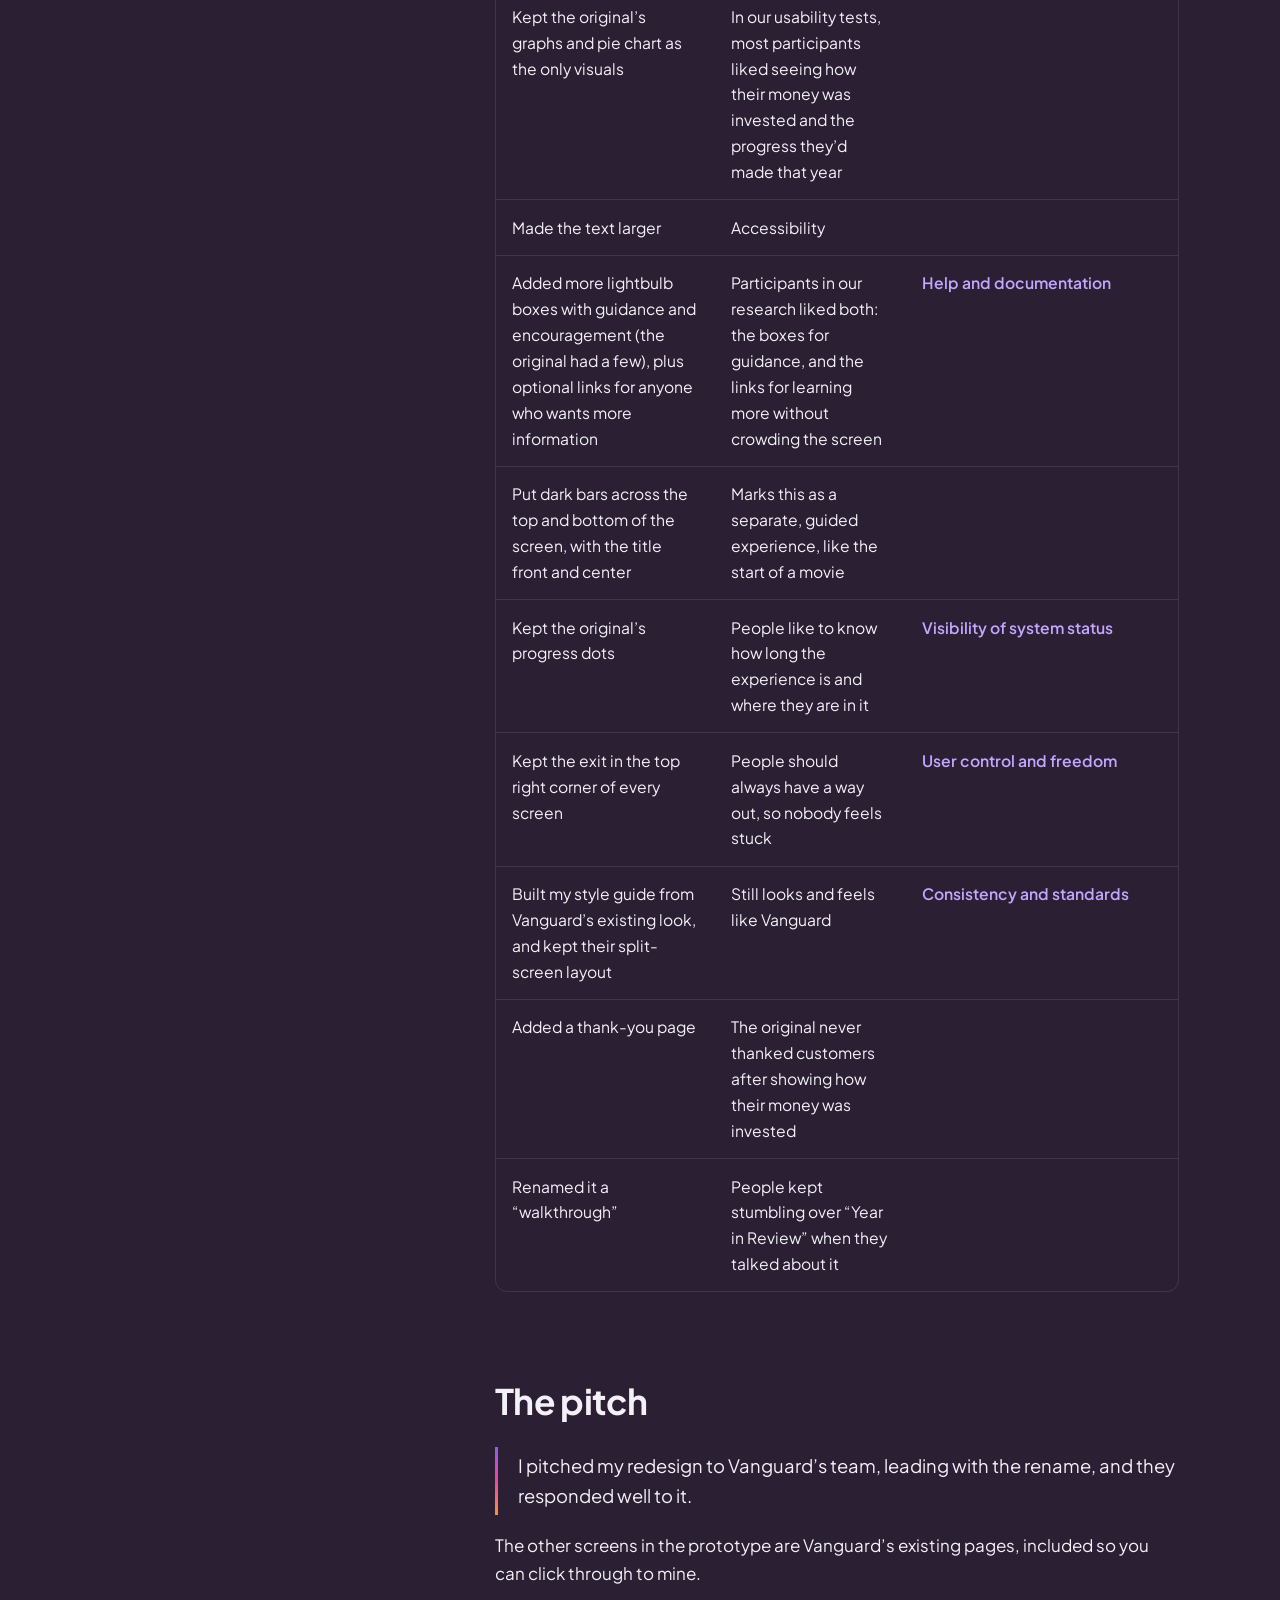
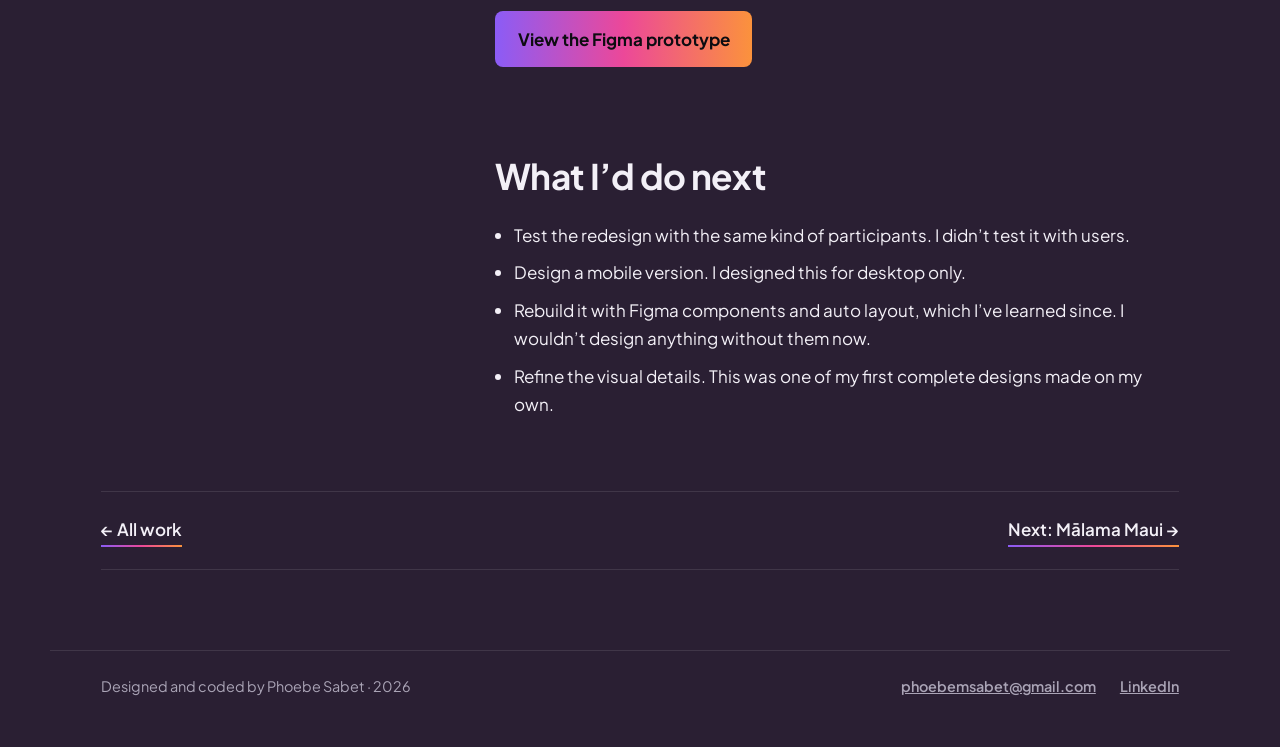
<file: vanguard.html>
<!DOCTYPE html>
<html lang="en">
<head>
  <meta charset="utf-8">
  <meta name="viewport" content="width=device-width, initial-scale=1, viewport-fit=cover">
  <title>Vanguard Year in Review | Phoebe Sabet, UX Design</title>
  <meta name="description" content="Case study: Phoebe Sabet's redesign of Vanguard's Year in Review for people at or near retirement age.">
  <link rel="preconnect" href="https://fonts.googleapis.com">
  <link rel="preconnect" href="https://fonts.gstatic.com" crossorigin>
  <link rel="stylesheet" href="https://fonts.googleapis.com/css2?family=Plus+Jakarta+Sans:wght@400;500;600;700;800&amp;display=swap">
  <link rel="stylesheet" href="css/site.css">
</head>
<body>

  <header class="wrap site-header">
    <a class="logo" href="index.html">Phoebe Sabet<span>.</span></a>
    <nav aria-label="Main">
      <ul>
        <li class="has-menu"><button type="button" class="menu-btn" aria-expanded="false" aria-controls="workmenu" data-current="true">Work <span aria-hidden="true">▾</span></button><ul class="menu" id="workmenu"><li><a href="malama-maui.html"><b>Mālama Maui</b><span>Design and research lead for a storytelling platform</span></a></li><li><a href="vanguard.html" aria-current="page"><b>Vanguard Year in Review</b><span>A clearer year-end summary for people near retirement</span></a></li><li><a href="cache.html"><b>CACHE</b><span>Research for a climate and health equity resource site</span></a></li><li class="menu-all"><a href="index.html#work">All work →</a></li></ul></li>
        <li><a href="about.html">About</a></li>
        <li><a href="about.html#contact">Contact</a></li>
      </ul>
    </nav>
  </header>

  <main>
    <div class="wrap cs-layout">
<aside class="cs-aside"><div class="cs-sticky">
      <p class="eyebrow">Case study · Redesign project · Fall 2025</p>
      <h1>Vanguard Year in Review</h1>
      <p class="summary">A redesign of Vanguard’s Year in Review, a summary of how a customer’s money was invested, for people at or near retirement age.</p>
    <dl class="glance">
        <div><dt>My role</dt><dd>UX designer for my own redesign. I also ran one of the team’s five usability tests.</dd></div>
        <div><dt>What I made</dt><dd>A style guide, a persona, a journey map, and a 10-screen prototype (low- and high-fidelity)</dd></div>
        <div><dt>Team and timeline</dt><dd>Team of five · Fall 2025</dd></div>
        <div><dt>Tools</dt><dd>Figma, FigJam</dd></div>
      </dl></div></aside>
<div class="cs-body">
<figure class="cs-cover">
        <img src="images/vanguard-thank-you.jpg" width="1600" height="1039" alt="The thank-you screen at the end of my redesigned walkthrough">
      </figure>


    <section class="wrap narrow cs-section" aria-labelledby="research">
      <h2 id="research">Research, as a team</h2>
      <p>Five of us worked as a team to redesign Vanguard’s Year in Review for people at or near retirement age.</p>
      <p>We started with discovery. We read through Vanguard’s website and reports, then researched how people spend money from their fifties onward. Each of us ran one usability test of the existing experience, five tests in total, with participants over 50 from a range of backgrounds. We also did our own affinity mapping, shared our findings, and peer-reviewed each other’s work.</p>
      <p>After that, each of us worked on our own redesign. This one is mine.</p>
    </section>

    <div class="wrap">
      <div class="figs">
        <figure class="fig-narrow">
          <img src="images/vanguard-persona.jpg" width="1200" height="1588" loading="lazy" alt="Persona poster for Paper Trail Pat, 72, a contractor in Kansas City who is not yet retired and is unsure whether he has enough saved">
          <figcaption>Paper Trail Pat, the persona I made from our team’s research.</figcaption>
        </figure>
      </div>
    </div>

    <section class="wrap narrow cs-section" aria-labelledby="approach">
      <h2 id="approach">Design approach</h2>
      <p>Vanguard didn’t give us a formal style guide, so I made my own for my redesign. I based it on their existing look, their reds and pinks and most of the other elements they already used, so the walkthrough still looks like Vanguard. Then I set the walkthrough apart from the rest of the site so people know they’ve started a guided experience that’s worth finishing.</p>
    </section>

    <div class="wrap">
      <div class="figs">
        <figure class="fig-narrow">
          <img src="images/vanguard-style-guide.jpg" width="1200" height="2031" loading="lazy" alt="My style guide: Vanguard red and pale pink as primary colors, teal and blue secondary colors, Maven Pro type sizes, and the walkthrough header, lightbulb guidance box, and buttons">
          <figcaption>The style guide I made for my redesign. I pulled Vanguard’s colors and fonts from their site with browser extensions (a color picker and WhatFont).</figcaption>
        </figure>
      </div>
    </div>

    <div class="wrap">
      <div class="figs two">
        <figure>
          <img src="images/vanguard-original.jpg" width="1600" height="1018" loading="lazy" alt="Vanguard’s original rebalancing screen: the text on the left, and a large cartoon of a seesaw filling the right half">
          <figcaption>Original (Vanguard): the cartoon takes up half the screen.</figcaption>
        </figure>
        <figure>
          <img src="images/vanguard-likelihood.jpg" width="1600" height="1039" loading="lazy" alt="Screen titled “You finished last year with a well-funded goal,” with a lightbulb box of guidance, a gauge showing 85% likelihood of success, a link to learn how it’s measured, and progress dots in the header">
          <figcaption>My version: a chart of the customer’s real progress toward their goal in place of the cartoon, a lightbulb box with guidance, and a link for anyone who wants to learn more.</figcaption>
        </figure>
      </div>
      <div class="figs">
        <figure class="fig-narrow">
          <img src="images/vanguard-welcome.jpg" width="1600" height="1039" loading="lazy" alt="Welcome screen with a red bar at top and bottom, the title “Let’s walk through your investments in 2024!” in the center, and Back and Continue buttons">
          <figcaption>The welcome screen: dark bars, the title front and center, and an exit.</figcaption>
        </figure>
      </div>
    </div>

    <section class="wrap cs-section" aria-labelledby="decisions">
      <h2 id="decisions">What I changed, and why</h2>
      <p class="narrow">The heuristics column uses Nielsen’s 10 usability heuristics. I haven’t tested the redesign, so it shows which heuristic each change follows, not proof that it works.</p>
      <div class="table-scroll">
        <table>
          <thead>
            <tr><th scope="col">What I did</th><th scope="col">Why</th><th scope="col">Heuristic</th></tr>
          </thead>
          <tbody>
            <tr><td>Replaced the cartoons with information and more educational links</td><td>The cartoons took up half the screen, and our usability tests found them uninformative and distracting</td><td>Aesthetic and minimalist design</td></tr>
            <tr><td>Kept the original’s graphs and pie chart as the only visuals</td><td>In our usability tests, most participants liked seeing how their money was invested and the progress they’d made that year</td><td></td></tr>
            <tr><td>Made the text larger</td><td>Accessibility</td><td></td></tr>
            <tr><td>Added more lightbulb boxes with guidance and encouragement (the original had a few), plus optional links for anyone who wants more information</td><td>Participants in our research liked both: the boxes for guidance, and the links for learning more without crowding the screen</td><td>Help and documentation</td></tr>
            <tr><td>Put dark bars across the top and bottom of the screen, with the title front and center</td><td>Marks this as a separate, guided experience, like the start of a movie</td><td></td></tr>
            <tr><td>Kept the original’s progress dots</td><td>People like to know how long the experience is and where they are in it</td><td>Visibility of system status</td></tr>
            <tr><td>Kept the exit in the top right corner of every screen</td><td>People should always have a way out, so nobody feels stuck</td><td>User control and freedom</td></tr>
            <tr><td>Built my style guide from Vanguard’s existing look, and kept their split-screen layout</td><td>Still looks and feels like Vanguard</td><td>Consistency and standards</td></tr>
            <tr><td>Added a thank-you page</td><td>The original never thanked customers after showing how their money was invested</td><td></td></tr>
            <tr><td>Renamed it a “walkthrough”</td><td>People kept stumbling over “Year in Review” when they talked about it</td><td></td></tr>
          </tbody>
        </table>
      </div>
    </section>

    <section class="wrap narrow cs-section" aria-labelledby="pitch">
      <h2 id="pitch">The pitch</h2>
      <p class="callout">I pitched my redesign to Vanguard’s team, leading with the rename, and they responded well to it.</p>
      <p>The other screens in the prototype are Vanguard’s existing pages, included so you can click through to mine.</p>
      <a class="button" href="https://www.figma.com/proto/OQWtKQTJdOMvmus5bBLjCb/Vanguard-Year-in-Review?node-id=79-23929&amp;p=f&amp;t=RZ5yoR1hh9wGs1M0-1&amp;scaling=min-zoom&amp;content-scaling=fixed&amp;page-id=24%3A21952&amp;starting-point-node-id=79%3A23925" target="_blank" rel="noopener">View the Figma prototype</a>
    </section>

    <section class="wrap narrow cs-section" aria-labelledby="next">
      <h2 id="next">What I’d do next</h2>
      <ul>
        <li>Test the redesign with the same kind of participants. I didn’t test it with users.</li>
        <li>Design a mobile version. I designed this for desktop only.</li>
        <li>Rebuild it with Figma components and auto layout, which I’ve learned since. I wouldn’t design anything without them now.</li>
        <li>Refine the visual details. This was one of my first complete designs made on my own.</li>
      </ul>
    </section>

    </div>
</div>
    <nav class="wrap" aria-label="Case studies">
      <div class="cs-next">
        <a href="index.html#work">← All work</a>
        <a href="malama-maui.html">Next: Mālama Maui →</a>
      </div>
    </nav>
  </main>

  <footer class="wrap site-footer">
    <p>Designed and coded by Phoebe Sabet · 2026</p>
    <ul>
      <li><a href="mailto:phoebemsabet@gmail.com">phoebemsabet@gmail.com</a></li>
      <li><a href="https://www.linkedin.com/in/phoebe-sabet-007aa7296/" target="_blank" rel="noopener">LinkedIn</a></li>
    </ul>
  </footer>

<script>
(function(){var li=document.querySelector('.has-menu');if(!li)return;var b=li.querySelector('.menu-btn');
function set(o){li.classList.toggle('open',o);b.setAttribute('aria-expanded',o?'true':'false');}
b.addEventListener('click',function(e){e.stopPropagation();set(!li.classList.contains('open'));});
document.addEventListener('click',function(e){if(!li.contains(e.target))set(false);});
document.addEventListener('keydown',function(e){if(e.key==='Escape'&&li.classList.contains('open')){set(false);b.focus();}});
li.addEventListener('focusout',function(e){if(!li.contains(e.relatedTarget))set(false);});})();
</script>
</body>
</html>
</file>
<file: css/site.css>
/* Phoebe Sabet portfolio — warm theme: violet to orange */
:root{
  --bg:#ffffff; --ink:#111114; --muted:#5d5d66; --line:#ececf0;
  --accent:#6a2bd9; --on-accent:#ffffff;
  --p1:#f1eafd; --p2:#fde8f0; --p3:#feeee2; --p4:#fff3df;
  --name-grad:linear-gradient(90deg,#6a2bd9 0%,#d6246e 55%,#f26b1d 100%);
  --shadow:rgba(20,10,40,.14);
  --font:"Plus Jakarta Sans",Helvetica,Arial,sans-serif;
  color-scheme:light;
  box-sizing:border-box;
  padding-top:env(safe-area-inset-top,0px);
  padding-bottom:env(safe-area-inset-bottom,0px);
}
@media (prefers-color-scheme:dark){
  :root:not([data-theme="light"]){
    --bg:#111114; --ink:#f2f2f5; --muted:#a9a9b3; --line:#26262c; --accent:#b38bff; --on-accent:#111114;
    --p1:#261b3b; --p2:#3a1a2a; --p3:#3a2414; --p4:#3a2a12;
    --name-grad:linear-gradient(90deg,#b38bff 0%,#ff6fa8 55%,#ff9a5c 100%);
    --shadow:rgba(0,0,0,.5); color-scheme:dark;
  }
}
:root[data-theme="dark"]{
  --bg:#111114; --ink:#f2f2f5; --muted:#a9a9b3; --line:#26262c; --accent:#b38bff; --on-accent:#111114;
  --p1:#261b3b; --p2:#3a1a2a; --p3:#3a2414; --p4:#3a2a12;
  --name-grad:linear-gradient(90deg,#b38bff 0%,#ff6fa8 55%,#ff9a5c 100%);
  --shadow:rgba(0,0,0,.5); color-scheme:dark;
}
html{scroll-padding-top:env(safe-area-inset-top,0px)}
*,*::before,*::after{box-sizing:border-box}
body{margin:0;background:var(--bg);color:var(--ink);font-family:var(--font);font-size:1.0625rem;line-height:1.65}
img{display:block;max-width:100%;height:auto}
a{color:var(--ink)}
a:hover{color:var(--accent)}
a:focus-visible{outline:3px solid var(--accent);outline-offset:3px}
.wrap{max-width:1180px;margin:0 auto;padding:0 clamp(20px,4vw,56px)}
.narrow>*,p.narrow{max-width:760px}

/* header + footer */
.site-header{display:flex;justify-content:space-between;align-items:center;flex-wrap:wrap;gap:1rem;padding-top:1.75rem;padding-bottom:1.75rem}
.logo{font-weight:700;font-size:1.1rem;text-decoration:none}
.logo span{background:var(--name-grad);-webkit-background-clip:text;background-clip:text;color:transparent}
.site-header nav ul{display:flex;gap:2rem;list-style:none;margin:0;padding:0}
.site-header nav a{position:relative;display:inline-block;padding:.25rem 0;text-decoration:none;font-weight:500;color:var(--muted);transition:color .2s ease}
.site-header nav a::after{content:"";position:absolute;left:0;right:0;bottom:-2px;height:2px;border-radius:2px;background:var(--name-grad);transform:scaleX(0);transform-origin:left;transition:transform .25s ease}
.site-header nav a:hover,.site-header nav a:focus-visible,.site-header nav a[aria-current="page"]{color:var(--ink)}
.site-header nav a:hover::after,.site-header nav a:focus-visible::after,.site-header nav a[aria-current="page"]::after{transform:scaleX(1)}
@media (prefers-reduced-motion:reduce){.site-header nav a,.site-header nav a::after{transition:none}}
.site-footer{display:flex;justify-content:space-between;flex-wrap:wrap;gap:1rem;border-top:1px solid var(--line);margin-top:5rem;padding-top:1.5rem;padding-bottom:3rem;color:var(--muted);font-size:.9rem}
.site-footer p{margin:0}
.site-footer ul{display:flex;gap:1.5rem;list-style:none;margin:0;padding:0}
.site-footer a{color:var(--muted);font-weight:600}

/* case study */
.cs-hero{padding-top:clamp(2rem,6vw,4.5rem);padding-bottom:2.5rem}
.eyebrow{color:var(--accent);font-weight:600;font-size:.9rem;margin:0 0 .75rem}
.cs-hero h1{margin:0;font-size:clamp(2.4rem,6vw,4.5rem);font-weight:800;letter-spacing:-.035em;line-height:1.02}
.cs-hero .summary{font-size:clamp(1.2rem,2vw,1.45rem);line-height:1.45;margin:1.25rem 0 0;max-width:40ch;color:var(--muted)}
.cs-cover{border-radius:16px;background:var(--p1);padding:clamp(1.25rem,4vw,3.5rem)}
.cs-cover img{border-radius:10px;box-shadow:0 18px 40px var(--shadow)}
.glance{display:grid;gap:1.5rem 2.5rem;margin:3rem 0 0;padding:0}
.glance div{border-top:1px solid var(--line);padding-top:1rem}
.glance dt{font-size:.8rem;text-transform:uppercase;letter-spacing:.08em;font-weight:600;color:var(--muted)}
.glance dd{margin:.35rem 0 0}
.cs-section{padding-top:clamp(3rem,7vw,5rem)}
.cs-section h2{margin:0 0 1rem;font-size:clamp(1.6rem,3vw,2.2rem);font-weight:700;letter-spacing:-.02em}
.cs-section p{margin:0 0 1rem}
.cs-section ul{padding-left:1.2rem;margin:0}
.cs-section li{margin-bottom:.6rem}
.callout{border-left:4px solid var(--accent);padding:.25rem 0 .25rem 1.25rem;font-size:1.15rem;margin:1.5rem 0}

/* figures */
.figs{display:grid;gap:1.5rem;margin-top:1.5rem}
figure{margin:0}
figure img{border-radius:10px;border:1px solid var(--line)}
.fig-narrow{max-width:720px}
figcaption{font-size:.9rem;color:var(--muted);margin-top:.6rem}
.placeholder{display:flex;align-items:center;justify-content:center;text-align:center;aspect-ratio:16/10;border:2px dashed var(--line);border-radius:10px;background:var(--p3);color:var(--muted);font-weight:600;padding:1rem}

/* decisions table */
.table-scroll{overflow-x:auto;margin-top:1.5rem;border:1px solid var(--line);border-radius:12px}
table{border-collapse:collapse;width:100%;min-width:640px;font-size:.98rem}
th,td{text-align:left;vertical-align:top;padding:.9rem 1rem;border-bottom:1px solid var(--line)}
thead th{background:var(--p1);font-size:.85rem;text-transform:uppercase;letter-spacing:.06em}
tbody tr:last-child td{border-bottom:none}
td:last-child{color:var(--accent);font-weight:600;white-space:nowrap}

.button{display:inline-block;background:var(--accent);color:var(--on-accent);text-decoration:none;font-weight:600;padding:.85rem 1.4rem;border-radius:8px;margin-top:.5rem}
.button:hover{color:var(--on-accent);filter:brightness(1.1)}
.cs-next{display:flex;justify-content:space-between;gap:1rem;flex-wrap:wrap;margin-top:4rem;padding:1.5rem;border-radius:12px;background:var(--p2);font-weight:600}
.cs-next a{text-decoration:none}

@media (min-width:800px){
  .glance{grid-template-columns:repeat(4,1fr)}
  .figs.two{grid-template-columns:1fr 1fr;align-items:start}
}

/* about + contact */
.about{display:grid;gap:clamp(2rem,5vw,4rem);padding-top:clamp(2rem,6vw,4.5rem);align-items:start}
.about h1{margin:0 0 1.5rem;font-size:clamp(2.4rem,6vw,4.5rem);font-weight:800;letter-spacing:-.035em;line-height:1.02}
.about-text p{margin:0 0 1.25rem;font-size:1.15rem;max-width:60ch}
.about-side img{width:min(100%,260px);border-radius:50%;border:none}
.facts{margin:1.75rem 0 0}
.facts div{border-top:1px solid var(--line);padding:.9rem 0}
.facts dt{font-size:.8rem;text-transform:uppercase;letter-spacing:.08em;font-weight:600;color:var(--muted)}
.facts dd{margin:.3rem 0 0}
.contact-panel{margin-top:clamp(3rem,7vw,5rem);border-radius:16px;background:var(--p2);padding:clamp(1.75rem,5vw,3.5rem);text-align:center}
.contact-panel h2{margin:0 0 .5rem;font-size:clamp(1.8rem,3.4vw,2.6rem);letter-spacing:-.02em}
.contact-panel p{margin:0 0 1.5rem;color:var(--muted)}
.contact-panel .links{display:flex;justify-content:center;flex-wrap:wrap;gap:1rem 2rem;font-weight:600;font-size:1.1rem}
.contact-panel .links a{text-decoration:none;border-bottom:2px solid var(--accent);padding-bottom:2px}
@media (min-width:900px){.about{grid-template-columns:1.6fr 1fr}.about-side{position:sticky;top:2rem}}

/* home */
.home-hero{padding-top:clamp(2rem,6vw,5rem);padding-bottom:clamp(3rem,6vw,5rem)}
.name{margin:0;font-weight:800;letter-spacing:-.045em;line-height:.95;font-size:clamp(3.2rem,11.5vw,10rem);padding-bottom:.08em;
  color:transparent;-webkit-text-stroke:1.5px var(--accent);
  background:var(--name-grad) left/0% 100% no-repeat;-webkit-background-clip:text;background-clip:text;
  animation:fillname 2.2s cubic-bezier(.6,0,.2,1) .3s forwards,unstroke .6s ease 2.4s forwards}
@keyframes fillname{to{background-size:100% 100%}}
@keyframes unstroke{to{-webkit-text-stroke-color:transparent}}
.intro{margin:2rem 0 0;font-size:clamp(1.5rem,2.8vw,2.3rem);font-weight:500;line-height:1.3;letter-spacing:-.02em;max-width:30ch}
.sub{margin:1.25rem 0 0;color:var(--muted);font-size:1.15rem}
.open{margin:.35rem 0 0;color:var(--accent);font-size:1.15rem;font-weight:600}
.sec-label{font-size:.85rem;text-transform:uppercase;letter-spacing:.1em;color:var(--muted);font-weight:600;margin:0 0 1.5rem}
.projs{display:grid;gap:clamp(1.25rem,3vw,2rem)}
.proj{display:grid;gap:2rem;align-items:center;border-radius:16px;padding:clamp(1.5rem,4vw,3.25rem)}
.proj.p0{background:var(--p1)}.proj.p1{background:var(--p2)}.proj.p2{background:var(--p3)}.proj.p3{background:var(--p4)}
.prole{font-size:.85rem;font-weight:600;color:var(--accent)}
.proj h3{margin:.35rem 0 .75rem;font-size:clamp(1.5rem,2.6vw,2.1rem);font-weight:700;letter-spacing:-.02em;line-height:1.15}
.proj p{margin:0 0 1.25rem;color:var(--muted)}
.proj .more{font-weight:600;text-decoration:none;border-bottom:2px solid var(--accent);padding-bottom:2px}
.proj .soon{font-size:.9rem;color:var(--muted);font-weight:600}
.pimg img{border-radius:10px;box-shadow:0 16px 36px var(--shadow);aspect-ratio:16/10;object-fit:cover;width:100%}
.steps{list-style:none;margin:0;padding:0;display:grid;gap:2rem}
.steps span{display:inline-block;font-weight:700;color:var(--accent);margin-bottom:.4rem}
.steps h3{margin:0 0 .4rem;font-size:1.2rem}
.steps p{margin:0;color:var(--muted)}
.home-sec{padding-top:clamp(4rem,8vw,6rem)}

.cred{margin:.5rem 0 0;font-size:1.15rem;font-weight:600;color:var(--muted)}
/* playground: swipeable strip on phones, list with hover preview on wide screens */
.design-list{margin:0;padding:0 0 1rem;list-style:none;display:flex;gap:1rem;overflow-x:auto;scroll-snap-type:x mandatory;scroll-padding-inline:0}
.design{flex:0 0 78%;max-width:340px;scroll-snap-align:start;display:flex;flex-direction:column;border:1px solid var(--line);border-radius:12px;overflow:hidden;background:var(--bg)}
.design-link{display:flex;flex-direction:column;gap:.3rem;padding:1rem 1.1rem 1.25rem;text-decoration:none;flex-grow:1}
.design-link:hover{background:var(--p1);color:var(--ink)}
.design-name{font-size:1.15rem;font-weight:700}
.design-line{max-width:60ch;color:var(--muted);font-size:.98rem}
.design-open{color:var(--accent);font-size:.95rem;font-weight:600;margin-top:auto;padding-top:.4rem}
.design-preview{display:flex;order:-1;justify-content:center;align-items:center;margin:0;height:260px;padding:1rem;background:var(--p3)}
.design-preview img{width:auto;max-height:100%;border-radius:8px;border:1px solid var(--line)}
.swipe-hint{margin:0 0 .75rem;color:var(--muted);font-size:.9rem}

@media (min-width:900px){
  .proj{grid-template-columns:1fr 1.25fr}
  .steps{grid-template-columns:repeat(3,1fr)}
  .swipe-hint{display:none}
  .design-list{display:block;overflow:visible;padding:0;position:relative;min-height:560px;border-bottom:1px solid var(--line)}
  .design{display:block;width:55%;max-width:none;border:0;border-top:1px solid var(--line);border-radius:0;overflow:visible;background:none}
  .design-link{padding:1.25rem 1rem}
  .design-open{margin-top:0;padding-top:0}
  .design-preview{order:0;align-items:flex-start;position:absolute;top:0;right:0;width:40%;height:100%;padding:1.25rem;border-radius:16px;visibility:hidden}
  .design-preview img{border-radius:10px}
  .design:hover .design-preview,.design:focus-within .design-preview{visibility:visible}
  .design-list:not(:hover):not(:focus-within) .design:first-child .design-preview{visibility:visible}
}
@media (prefers-reduced-motion:reduce){.name{animation:none;background-size:100% 100%;-webkit-text-stroke-color:transparent}}

/* stats row + embeds */
.stats{display:grid;gap:1rem;margin:1.5rem 0 0}
.stats div{border-radius:12px;background:var(--p1);padding:1rem 1.2rem}
.stats b{display:block;font-size:clamp(1.8rem,3vw,2.4rem);line-height:1.1;letter-spacing:-.02em;color:var(--accent)}
.stats span{font-size:.95rem;color:var(--muted)}
.embed{border:1px solid var(--line);border-radius:12px;padding:1rem;background:var(--bg)}
.embed-fallback{display:block;padding:2rem 1rem;text-align:center;font-weight:600}
@media (min-width:800px){.stats{grid-template-columns:repeat(3,1fr)}}

/* findings cards */
.findings{display:grid;gap:1rem;margin-top:1.5rem}
.findings div{border-radius:12px;padding:1.2rem 1.3rem}
.findings div:nth-child(1){background:var(--p1)}.findings div:nth-child(2){background:var(--p2)}.findings div:nth-child(3){background:var(--p3)}
.findings h3{margin:0 0 .4rem;font-size:1.15rem}
.findings p{margin:0;font-size:1rem}
@media (min-width:800px){.findings{grid-template-columns:repeat(3,1fr)}}

/* ---------- Work dropdown ---------- */
.site-header nav ul{align-items:center}
.has-menu{position:relative}
.menu-btn{font:inherit;letter-spacing:inherit;text-transform:inherit;background:none;border:0;padding:.25rem 0;cursor:pointer;color:var(--muted);display:inline-flex;gap:.35rem;align-items:center}
.menu-btn:hover,.menu-btn[aria-expanded="true"],.menu-btn[data-current]{color:var(--ink)}
.menu-btn:focus-visible{outline:2px solid var(--accent);outline-offset:4px}
.site-header nav .menu{display:none;position:absolute;top:calc(100% + .6rem);left:50%;transform:translateX(-50%);z-index:20;width:min(320px,86vw);list-style:none;margin:0;padding:.5rem;border-radius:10px;background:var(--menu-bg);border:1px solid var(--line);box-shadow:0 18px 40px rgba(0,0,0,.18);text-transform:none;letter-spacing:0}
.site-header nav .has-menu.open .menu{display:block}
@media (hover:hover) and (pointer:fine){.site-header nav .has-menu:hover .menu{display:block}.has-menu::after{content:"";position:absolute;left:0;right:0;top:100%;height:.8rem}}
.menu li{display:block}
.site-header nav .menu a{display:flex;flex-direction:column;gap:.15rem;padding:.65rem .75rem;border-radius:7px;color:var(--ink);text-decoration:none;font-size:.95rem}
.site-header nav .menu a::after{display:none}
.site-header nav .menu a:hover,.site-header nav .menu a:focus-visible,.site-header nav .menu a[aria-current="page"]{background:var(--menu-hover)}
.menu b{font-weight:600}
.menu span{font-size:.85rem;color:var(--muted);line-height:1.35}
.menu-all a{font-size:.85rem!important;color:var(--accent)!important}

/* ---------- Selected work: one featured card over two ---------- */
.selected{display:grid;gap:1.5rem}
.sw{display:flex;flex-direction:column;overflow:hidden}
.sw-img{display:block}
.sw-img img{width:100%;aspect-ratio:16/10;object-fit:cover;display:block;transition:transform .5s ease}
.sw:hover .sw-img img{transform:scale(1.025)}
.sw-text{padding:1.4rem 1.5rem 1.6rem;display:flex;flex-direction:column;gap:.45rem}
.sw h3{margin:0;font-size:clamp(1.45rem,2.4vw,1.9rem);line-height:1.15}
.sw h3 a{text-decoration:none;color:inherit}
.sw-meta{margin:0;font-size:.85rem;color:var(--muted)}
.sw-text p:not(.sw-meta){margin:.2rem 0 .6rem}
.sw-also{margin-top:1.5rem}
.sw-also img{width:100%;aspect-ratio:16/10;object-fit:cover}
@media (min-width:860px){
  .selected{grid-template-columns:1fr 1fr}
  .sw-feature{grid-column:1/-1;flex-direction:row;align-items:stretch}
  .sw-feature .sw-text{flex:1 1 42%;justify-content:center;padding:2.2rem}
  .sw-feature .sw-img{flex:1 1 58%;order:2}
  .sw-feature .sw-img img{height:100%;aspect-ratio:auto;min-height:320px}
  .sw-also{flex-direction:row;align-items:center}
  .sw-also img{width:min(36%,380px);flex:none;aspect-ratio:16/10}
}

/* ---------- Case studies: facts fixed on the left, story scrolls on the right ---------- */
.cs-layout{display:grid;gap:2.5rem;padding-top:clamp(2rem,5vw,3.5rem)}
.cs-sticky .eyebrow{margin-bottom:.9rem}
.cs-sticky h1{margin:0;line-height:1.02}
.cs-sticky .summary{margin:1rem 0 0;font-size:1.05rem;line-height:1.55}
.cs-sticky .glance{grid-template-columns:1fr!important;gap:1rem;margin-top:1.75rem}
.cs-body{min-width:0}
.cs-body .wrap{max-width:none;padding-left:0;padding-right:0}
.cs-body .narrow>*,.cs-body p.narrow{max-width:68ch}
.cs-body .cs-cover{margin:0}
.cs-body .cs-section:first-of-type{padding-top:clamp(2.5rem,5vw,3.5rem)}
@media (min-width:980px){
  .cs-layout{grid-template-columns:minmax(260px,330px) minmax(0,1fr);gap:clamp(2.5rem,5vw,4.5rem);align-items:start}
  .cs-aside{position:sticky;top:1.5rem;align-self:start;max-height:calc(100vh - 3rem);overflow:auto;padding-right:.25rem}
  .cs-sticky h1{font-size:clamp(2.4rem,3.6vw,3.4rem)}
}

:root{--menu-bg:var(--bg);--menu-hover:var(--p1)}
.sw{background:var(--bg);border:1px solid var(--line);border-radius:16px;box-shadow:0 14px 34px -22px var(--shadow)}
.selected .sw:nth-child(1){background:var(--p1);border-color:transparent}
.selected .sw:nth-child(2){background:var(--p2);border-color:transparent}
.selected .sw:nth-child(3){background:var(--p3);border-color:transparent}
.sw-also{background:var(--p4);border-color:transparent}
.sw-img{padding:14px 14px 0}.sw-img img{border-radius:10px}
.sw-feature .sw-img{padding:14px}
.sw-also img{margin:14px;border-radius:10px;width:calc(100% - 28px)}
.sw h3{font-weight:700;letter-spacing:-.02em}
.sw-meta{font-weight:600;color:var(--accent)}
.sw .more{align-self:flex-start;font-weight:600;text-decoration:none;border-bottom:2px solid var(--accent);padding-bottom:2px}
.cs-sticky h1{font-weight:800;letter-spacing:-.035em}
.cs-sticky .summary{color:var(--muted)}
.cs-sticky .glance div{border-top:1px solid var(--line);padding-top:.8rem}
@media (min-width:860px){.sw-also img{width:min(36%,380px);margin:14px}}

.cs-sticky h1{font-size:clamp(2.4rem,7vw,3.4rem)}
.cs-sticky .summary{color:var(--muted)}
@media (min-width:980px){.cs-sticky h1{font-size:clamp(2.4rem,3.6vw,3.4rem)}}

/* ===================== Midnight: the rainbow gradient on a dark, quiet page ===================== */
:root:not([data-theme="never"]){
  --bg:#0d0c11; --ink:#f3f0f7; --muted:#aaa4b6; --line:rgba(255,255,255,.09);
  --accent:#c4a6ff; --on-accent:#0d0c11;
  --p1:rgba(255,255,255,.035); --p2:rgba(255,255,255,.035); --p3:rgba(255,255,255,.035); --p4:rgba(255,255,255,.035);
  --name-grad:linear-gradient(90deg,#8b5cf6 0%,#ec4899 50%,#fb923c 100%);
  --shadow:rgba(0,0,0,.55); --menu-bg:#17151d; --menu-hover:rgba(255,255,255,.06);
  color-scheme:dark;
}
body{background:
  radial-gradient(60vw 45vw at 0% 0%,rgba(139,92,246,.13),transparent 70%),
  radial-gradient(50vw 40vw at 100% 8%,rgba(251,146,60,.07),transparent 70%),
  radial-gradient(60vw 50vw at 50% 110%,rgba(236,72,153,.06),transparent 70%),
  #0d0c11;background-attachment:fixed;color:var(--ink)}
a{color:var(--ink)}a:hover{color:#fff}
.gtext,.stats b,.steps span,.contact-panel h2,.sw-feature h3 a:hover{background:var(--name-grad);-webkit-background-clip:text;background-clip:text;color:transparent}
.glink,.sw .more,.proj .more,.contact-panel .links a,.cs-next a{color:var(--ink);text-decoration:none;border:0;padding-bottom:4px;background:var(--name-grad) left bottom/100% 2px no-repeat}
.glink:hover,.sw .more:hover,.contact-panel .links a:hover,.cs-next a:hover{color:#fff;background-size:100% 3px}

/* home */
.sub{color:var(--muted)}
.open{color:var(--accent)}
.selected{gap:3rem 2.25rem}
.sw,.selected .sw:nth-child(1),.selected .sw:nth-child(2),.selected .sw:nth-child(3),.sw-also{background:transparent;border:0;border-radius:0;box-shadow:none}
.sw-img,.sw-feature .sw-img{padding:0}
.sw-img img,.sw-also img{border-radius:12px;outline:1px solid var(--line);outline-offset:-1px;margin:0}
.sw-also img{width:100%}
.sw-text{padding:1.2rem 0 0}
.sw-feature .sw-text{padding:0 2.5rem 0 0}
.sw h3{font-weight:700;letter-spacing:-.02em}
.sw-meta{color:var(--accent);font-weight:600}
.sw-text p:not(.sw-meta){color:var(--muted)}
.sw-also{margin-top:3rem;padding-top:2.5rem;border-top:1px solid var(--line)}
.steps li{background:transparent;border:0;border-top:1px solid var(--line);border-radius:0;padding:1.4rem 0 0}
.steps span{font-size:1.6rem;font-weight:800}
.steps p{color:var(--muted)}
.design{background:transparent;border-color:var(--line)}
.design-link:hover{background:rgba(255,255,255,.04)}
.design-preview{background:rgba(255,255,255,.03)}
.swipe-hint{color:var(--muted)}

/* case studies */
.cs-cover{background:transparent;padding:0;border-radius:0}
.cs-cover img{border-radius:12px;box-shadow:none;outline:1px solid var(--line);outline-offset:-1px}
figure img{border:0;outline:1px solid var(--line);outline-offset:-1px}
figcaption{color:var(--muted)}
.cs-sticky .eyebrow{color:var(--accent)}
.placeholder{background:rgba(255,255,255,.03);border-color:var(--line)}
.table-scroll{border-color:var(--line)}
thead th{background:transparent;color:var(--accent)}
td:last-child{color:var(--accent)}
.callout{border-left:3px solid;border-image:var(--name-grad) 1;border-image-source:linear-gradient(180deg,#8b5cf6,#ec4899,#fb923c)}
.stats div{background:transparent;border-top:1px solid var(--line);border-radius:0;padding:1rem 0 0}
.stats b{font-weight:800}
.findings div,.findings div:nth-child(1),.findings div:nth-child(2),.findings div:nth-child(3){background:transparent;border-radius:0;padding:1.1rem 0 0;border-top:2px solid;border-image:var(--name-grad) 1}
.findings p{color:var(--muted)}
.embed{background:transparent;border-color:var(--line)}
.button{background:var(--name-grad);color:#0d0c11;font-weight:700}
.button:hover{color:#0d0c11;filter:brightness(1.1)}
.cs-next{background:transparent;border-top:1px solid var(--line);border-bottom:1px solid var(--line);border-radius:0;padding:1.4rem 0}

/* about + contact */
.contact-panel{background:transparent;border-top:1px solid var(--line);border-bottom:1px solid var(--line);border-radius:0}
.contact-panel h2{font-weight:800}
.contact-panel p{color:var(--muted)}
.facts dt{color:var(--accent)}
.site-footer{border-top-color:var(--line)}

/* featured card: side by side only on large screens; image first everywhere else */
@media (max-width:1099px){
  .sw-feature{flex-direction:column}
  .sw-feature .sw-img{order:-1;flex:none}
  .sw-feature .sw-img img{height:auto;aspect-ratio:16/10;min-height:0}
  .sw-feature .sw-text{flex:none;padding:1.2rem 0 0}
}

/* Aubergine: the background color, chosen from the comparison */
:root:not([data-theme="never"]){--bg:#2a1f33;--menu-bg:#352841;--menu-hover:rgba(255,255,255,.07);--line:rgba(255,255,255,.1)}
body{background:
  radial-gradient(60vw 45vw at 0% 0%,rgba(139,92,246,.14),transparent 70%),
  radial-gradient(50vw 40vw at 100% 8%,rgba(251,146,60,.06),transparent 70%),
  radial-gradient(60vw 50vw at 50% 110%,rgba(236,72,153,.07),transparent 70%),
  #2a1f33;background-attachment:fixed}

/* Work dropdown, refined: translucent aubergine glass, gradient edge, gentle entrance */
.site-header nav .menu{background:rgba(52,38,64,.95);-webkit-backdrop-filter:blur(24px) saturate(1.2);backdrop-filter:blur(24px) saturate(1.2);border:1px solid rgba(255,255,255,.1);border-radius:14px;padding:.5rem;overflow:hidden;box-shadow:0 24px 50px -14px rgba(10,4,18,.65),0 0 40px -20px rgba(139,92,246,.45)}
.site-header nav .menu::before{content:"";position:absolute;left:0;right:0;top:0;height:2px;background:var(--name-grad)}
.site-header nav .has-menu.open .menu,.site-header nav .has-menu:hover .menu{animation:menu-in .2s ease-out}
@keyframes menu-in{from{opacity:0;transform:translate(-50%,-6px)}to{opacity:1;transform:translate(-50%,0)}}
.site-header nav .menu a{position:relative;padding:.7rem .85rem .7rem 1rem;border-radius:9px;transition:background .2s}
.site-header nav .menu a::before{content:"";position:absolute;left:.3rem;top:.75rem;bottom:.75rem;width:2px;border-radius:2px;background:linear-gradient(180deg,#8b5cf6,#ec4899,#fb923c);opacity:0;transition:opacity .2s}
.site-header nav .menu a:hover,.site-header nav .menu a:focus-visible,.site-header nav .menu a[aria-current="page"]{background:rgba(255,255,255,.07)}
.site-header nav .menu a:hover::before,.site-header nav .menu a:focus-visible::before,.site-header nav .menu a[aria-current="page"]::before{opacity:1}
.site-header nav .menu b{color:var(--ink)}
.site-header nav .menu span{color:var(--muted)}
.site-header nav .menu-all{margin-top:.35rem;padding-top:.35rem;border-top:1px solid rgba(255,255,255,.1)}
.site-header nav .menu-all a{color:var(--accent)!important}
.menu-btn span{transition:transform .2s;display:inline-block}
.has-menu.open .menu-btn span,.has-menu:hover .menu-btn span{transform:rotate(180deg)}
@media (prefers-reduced-motion:reduce){.site-header nav .menu{animation:none!important}.menu-btn span{transition:none}}

/* Name: elegant italic "Phoebe" + clean sans "Sabet", still filled with the gradient */
.name{font-weight:600;letter-spacing:-.03em;line-height:1;font-size:clamp(3.2rem,10.5vw,9rem)}
.n-first{font-family:"Bodoni Moda",Didot,Georgia,serif;font-style:italic;font-weight:500;font-variation-settings:"opsz" 96;letter-spacing:-.01em}
.n-last{font-family:"Plus Jakarta Sans",system-ui,sans-serif;font-weight:600;letter-spacing:-.04em}

/* Section headings: a clear title with a short gradient rule */
.sec-label{position:relative;font-size:clamp(1.7rem,3.2vw,2.4rem);line-height:1.15;text-transform:none;letter-spacing:-.02em;color:var(--ink);font-weight:600;margin:0 0 2rem;padding-bottom:0}
.sec-note{display:block;margin-top:.35rem;font-size:1rem;font-weight:500;letter-spacing:0;color:var(--muted)}
.home-sec{padding-top:clamp(4.5rem,9vw,7rem)}
#work{padding-top:clamp(3rem,6vw,4.5rem)}

/* "Also" card: image and text side by side on wider screens */
@media (min-width:860px){
  .sw-also{flex-direction:row;align-items:center;gap:2.5rem}
  .sw-also img{width:min(40%,440px);flex:none}
  .sw-also .sw-text{flex:1;padding:0}
}


/* Selected work: an even 2×2 grid, every card image first; links share a baseline */
.selected{display:grid;gap:3rem 2.25rem}
@media (min-width:860px){.selected{grid-template-columns:1fr 1fr}}
.selected .sw{display:flex;flex-direction:column;height:100%}
.selected .sw-text{flex:1}
.selected .sw .more{margin-top:auto}


/* About: photo beside the heading; text and facts start on the same line */
.about{display:block;padding-top:clamp(2rem,6vw,4.5rem)}
.about-head{display:flex;align-items:center;gap:clamp(1.25rem,3vw,2rem);margin-bottom:clamp(2rem,4vw,3rem)}
.about-head img{width:clamp(96px,14vw,150px);height:auto;aspect-ratio:1;object-fit:cover;border-radius:50%;flex:none;margin:0;border:0;outline:0}
.about-head h1{margin:0}
.about-cols{display:grid;gap:2.5rem}
.about-text p:last-child{margin-bottom:0}
.about-side{position:static}
.about-side .facts{margin:0}
.facts div:first-child{border-top:0;padding-top:0}
.facts div:last-child{padding-bottom:0}
@media (min-width:900px){
  .about{grid-template-columns:none}
  .about-cols{grid-template-columns:minmax(0,1.6fr) minmax(0,1fr);gap:clamp(2.5rem,5vw,4.5rem);align-items:start}
  .about-side{position:static}
}
</file>
